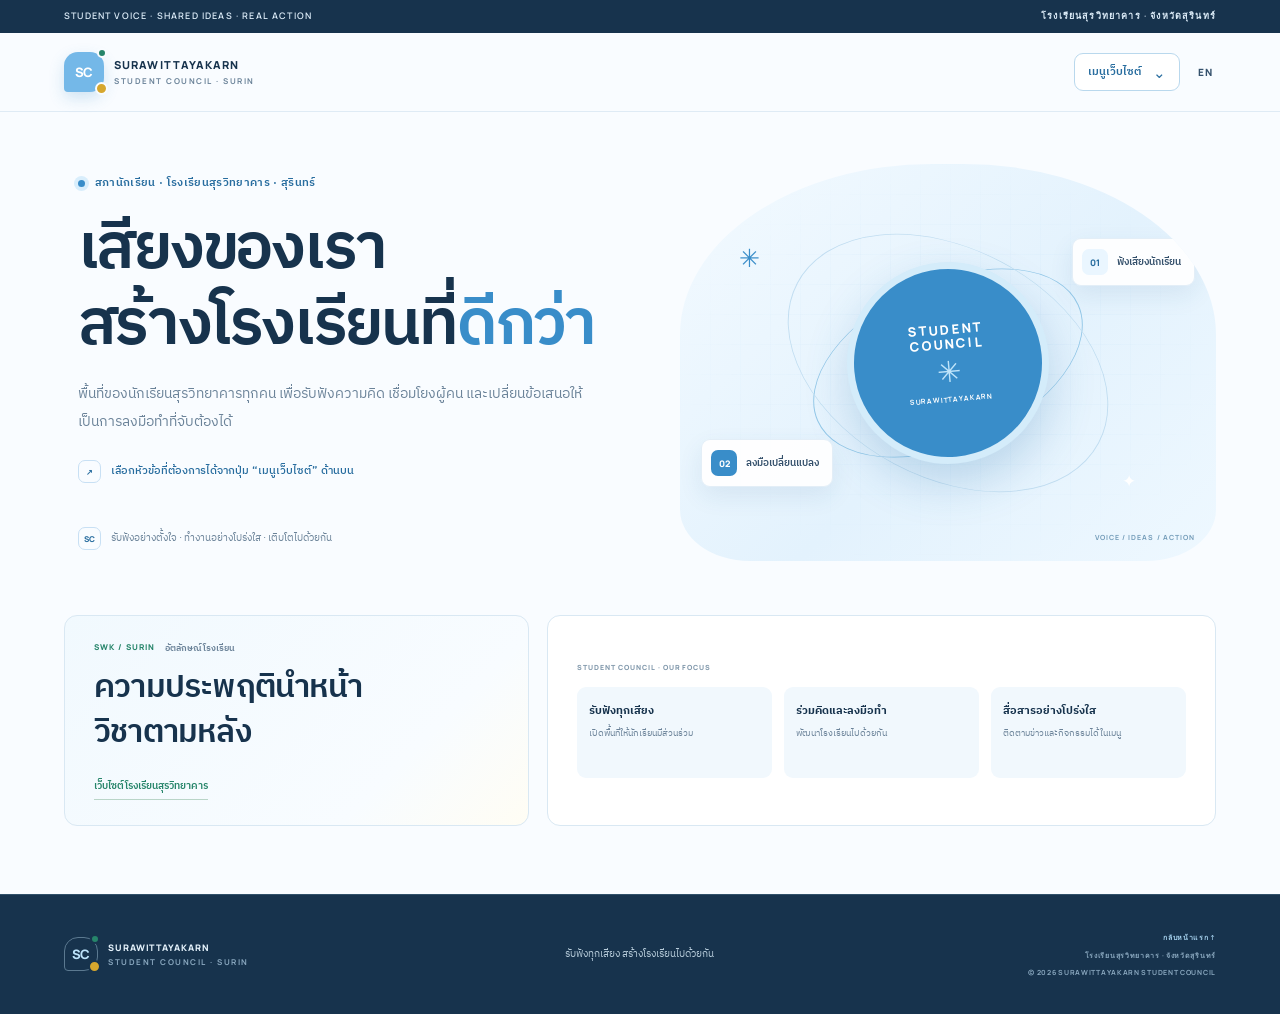
<file: index.html>
<!doctype html>
<html lang="th">
<head>
  <meta charset="utf-8"><meta name="viewport" content="width=device-width, initial-scale=1"><meta name="theme-color" content="#eaf6ff">
  <meta name="description" content="หน้าแรกสภานักเรียนโรงเรียนสุรวิทยาคาร จังหวัดสุรินทร์ เลือกดูข้อมูล ทีมงาน กิจกรรม และข่าวสารได้จากเมนูเว็บไซต์">
  <title>สภานักเรียนสุรวิทยาคาร · สุรินทร์</title>
  <link rel="preconnect" href="https://fonts.googleapis.com"><link rel="preconnect" href="https://fonts.gstatic.com" crossorigin>
  <link href="https://fonts.googleapis.com/css2?family=IBM+Plex+Sans+Thai:wght@300;400;500;600;700&family=Manrope:wght@400;500;600;700;800&display=swap" rel="stylesheet">
  <link rel="icon" href="favicon.svg" type="image/svg+xml"><link rel="stylesheet" href="styles.css">
</head>
<body>  <div class="topline"><span>STUDENT VOICE · SHARED IDEAS · REAL ACTION</span><span>โรงเรียนสุรวิทยาคาร · จังหวัดสุรินทร์</span></div>
  <header class="site-header">
    <a class="brand" href="index.html" aria-label="หน้าแรกสภานักเรียนสุรวิทยาคาร"><span class="brand-mark" aria-hidden="true"><span>SC</span><i></i></span><span class="brand-copy"><strong>SURAWITTAYAKARN</strong><small data-i18n="brandSub">STUDENT COUNCIL · SURIN</small></span></a>
    <div class="header-actions">
      <button id="menuToggle" class="menu-toggle" type="button" aria-label="เปิดเมนูเว็บไซต์" aria-expanded="false" aria-controls="siteNav"><span data-i18n="menuLabel">เมนูเว็บไซต์</span><i aria-hidden="true">⌄</i></button>
      <button id="languageToggle" class="language-toggle" type="button" aria-label="Switch language">EN</button>
    </div>
    <nav id="siteNav" class="site-nav" aria-label="เมนูเว็บไซต์" hidden>
      <a href="about.html"><span class="nav-number">01</span><span class="nav-copy"><strong data-i18n="menuAbout">รู้จักสภานักเรียน</strong><small>ABOUT THE COUNCIL</small></span><span class="nav-arrow">↗</span></a>
      <a href="team.html"><span class="nav-number">02</span><span class="nav-copy"><strong data-i18n="menuTeam">ทีมสภานักเรียน</strong><small>STUDENT COUNCIL TEAM</small></span><span class="nav-arrow">↗</span></a>
      <a href="activities.html"><span class="nav-number">03</span><span class="nav-copy"><strong data-i18n="menuActivities">กิจกรรมและโครงการ</strong><small>ACTIVITIES & PROJECTS</small></span><span class="nav-arrow">↗</span></a>
      <a href="news.html"><span class="nav-number">04</span><span class="nav-copy"><strong data-i18n="menuNews">ข่าวสาร</strong><small>NEWS & UPDATES</small></span><span class="nav-arrow">↗</span></a>
      <a href="gallery.html"><span class="nav-number">05</span><span class="nav-copy"><strong data-i18n="menuGallery">ภาพกิจกรรม</strong><small>PHOTO GALLERY</small></span><span class="nav-arrow">↗</span></a>
      <a href="contact.html"><span class="nav-number">06</span><span class="nav-copy"><strong data-i18n="menuContact">ติดต่อและส่งความคิดเห็น</strong><small>CONTACT & FEEDBACK</small></span><span class="nav-arrow">↗</span></a>
    </nav>
  </header>
  <main>
<section id="home" class="hero section-wrap home-hero">
      <div class="hero-copy">
        <p class="eyebrow"><span class="eyebrow-dot"></span><span data-i18n="heroEyebrow">สภานักเรียน · โรงเรียนสุรวิทยาคาร · สุรินทร์</span></p>
        <h1 data-i18n="heroTitle">เสียงของเรา<br>สร้างโรงเรียนที่<span class="blue-text">ดีกว่า</span></h1>
        <p class="hero-lede" data-i18n="heroLead">พื้นที่ของนักเรียนทุกคน เพื่อรับฟังความคิด เชื่อมโยงผู้คน และเปลี่ยนข้อเสนอให้เป็นการลงมือทำที่จับต้องได้</p>
        <div class="hero-menu-hint"><span class="mini-mark">↗</span><span data-i18n="homeMenuHint">เลือกหัวข้อที่ต้องการได้จากปุ่ม “เมนูเว็บไซต์” ด้านบน</span></div>
        <div class="hero-footnote"><span class="mini-mark">SC</span><span data-i18n="heroFootnote">รับฟังอย่างตั้งใจ · ทำงานอย่างโปร่งใส · เติบโตไปด้วยกัน</span></div>
      </div>
      <div class="hero-visual" aria-label="Student council illustration">
        <div class="visual-grid"></div><div class="visual-orbit orbit-one"></div><div class="visual-orbit orbit-two"></div>
        <div class="visual-core"><span class="core-label">STUDENT<br>COUNCIL</span><span class="core-symbol">✳</span><span class="core-year">SURAWITTAYAKARN</span></div>
        <div class="visual-note note-one"><span class="note-icon">01</span><span data-i18n="visualNoteOne">ฟังเสียงนักเรียน</span></div>
        <div class="visual-note note-two"><span class="note-icon note-icon-blue">02</span><span data-i18n="visualNoteTwo">ลงมือเปลี่ยนแปลง</span></div>
        <span class="visual-spark spark-one" aria-hidden="true">✳</span><span class="visual-spark spark-two" aria-hidden="true">✦</span>
        <span class="visual-caption">VOICE / IDEAS / ACTION</span>
      </div>
    </section>
    <section class="home-highlights section-wrap" aria-label="ข้อมูลสำคัญ">
      <div class="home-motto"><span class="identity-kicker"><span>SWK / SURIN</span><span data-i18n="schoolIdentityKicker">อัตลักษณ์โรงเรียน</span></span><h2 data-i18n="schoolIdentityTitle">ความประพฤตินำหน้า<br><span class="blue-text">วิชาตามหลัง</span></h2><a class="identity-school-link" data-i18n="schoolWebsite" href="https://sura.ac.th/" target="_blank" rel="noopener noreferrer">เว็บไซต์โรงเรียนสุรวิทยาคาร</a></div>
      <div class="home-priorities"><span class="home-priority-label" data-i18n="homeFocus">STUDENT COUNCIL · OUR FOCUS</span><div><strong data-i18n="homeListen">รับฟังทุกเสียง</strong><small data-i18n="homeListenText">เปิดพื้นที่ให้นักเรียนมีส่วนร่วม</small></div><div><strong data-i18n="homeAct">ร่วมคิดและลงมือทำ</strong><small data-i18n="homeActText">พัฒนาโรงเรียนไปด้วยกัน</small></div><div><strong data-i18n="homeUpdates">สื่อสารอย่างโปร่งใส</strong><small data-i18n="homeUpdatesText">ติดตามข่าวและกิจกรรมได้ในเมนู</small></div></div>
    </section>  </main>
  <footer class="site-footer"><a class="brand footer-brand" href="index.html"><span class="brand-mark"><span>SC</span><i></i></span><span class="brand-copy"><strong>SURAWITTAYAKARN</strong><small data-i18n="brandSub">STUDENT COUNCIL · SURIN</small></span></a><p data-i18n="footerLine">รับฟังทุกเสียง สร้างโรงเรียนไปด้วยกัน</p><div class="footer-meta"><a href="index.html">กลับหน้าแรก ↑</a><span data-i18n="footerSchool">โรงเรียนสุรวิทยาคาร · จังหวัดสุรินทร์</span><span>© <span id="year"></span> SURAWITTAYAKARN STUDENT COUNCIL</span></div></footer>
  <script src="app.js"></script></body>
</html>
</file>
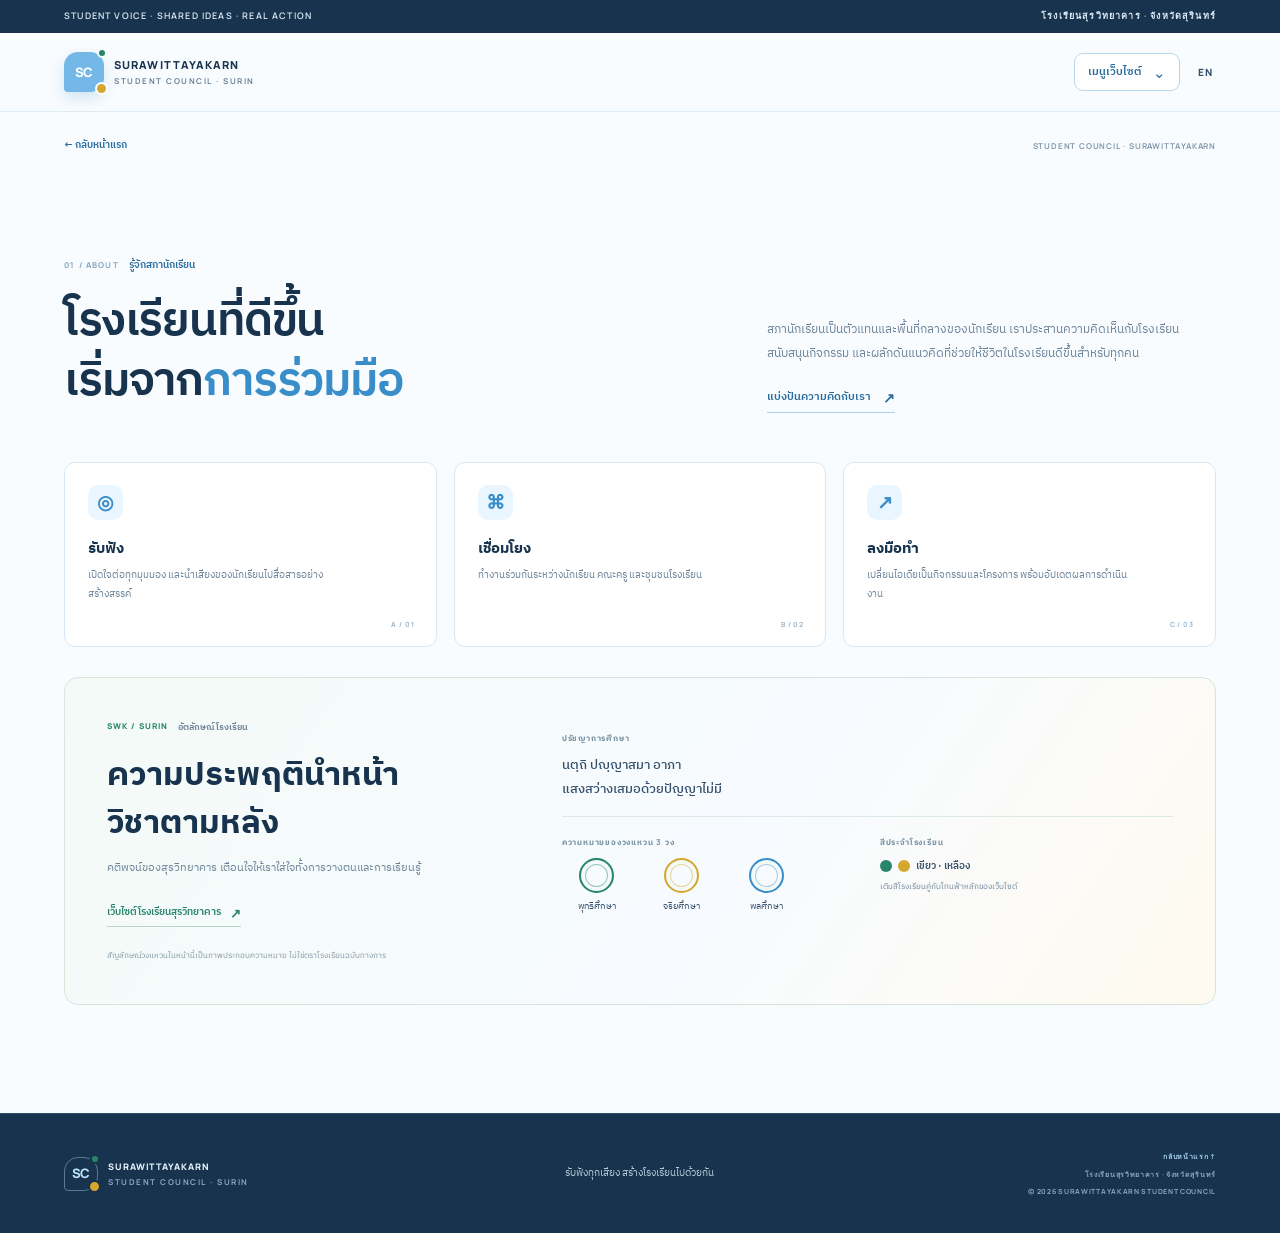
<file: about.html>
<!doctype html>
<html lang="th">
<head>
  <meta charset="utf-8"><meta name="viewport" content="width=device-width, initial-scale=1"><meta name="theme-color" content="#eaf6ff">
  <meta name="description" content="รู้จักสภานักเรียน · สภานักเรียนโรงเรียนสุรวิทยาคาร จังหวัดสุรินทร์">
  <title>รู้จักสภานักเรียน · สภานักเรียนสุรวิทยาคาร</title>
  <link rel="preconnect" href="https://fonts.googleapis.com"><link rel="preconnect" href="https://fonts.gstatic.com" crossorigin>
  <link href="https://fonts.googleapis.com/css2?family=IBM+Plex+Sans+Thai:wght@300;400;500;600;700&family=Manrope:wght@400;500;600;700;800&display=swap" rel="stylesheet">
  <link rel="icon" href="favicon.svg" type="image/svg+xml"><link rel="stylesheet" href="styles.css">
</head>
<body>
  <div class="topline"><span>STUDENT VOICE · SHARED IDEAS · REAL ACTION</span><span>โรงเรียนสุรวิทยาคาร · จังหวัดสุรินทร์</span></div>
  <header class="site-header">
    <a class="brand" href="index.html" aria-label="หน้าแรกสภานักเรียนสุรวิทยาคาร"><span class="brand-mark" aria-hidden="true"><span>SC</span><i></i></span><span class="brand-copy"><strong>SURAWITTAYAKARN</strong><small data-i18n="brandSub">STUDENT COUNCIL · SURIN</small></span></a>
    <div class="header-actions">
      <button id="menuToggle" class="menu-toggle" type="button" aria-label="เปิดเมนูเว็บไซต์" aria-expanded="false" aria-controls="siteNav"><span data-i18n="menuLabel">เมนูเว็บไซต์</span><i aria-hidden="true">⌄</i></button>
      <button id="languageToggle" class="language-toggle" type="button" aria-label="Switch language">EN</button>
    </div>
    <nav id="siteNav" class="site-nav" aria-label="เมนูเว็บไซต์" hidden>
      <a href="about.html"><span class="nav-number">01</span><span class="nav-copy"><strong data-i18n="menuAbout">รู้จักสภานักเรียน</strong><small>ABOUT THE COUNCIL</small></span><span class="nav-arrow">↗</span></a>
      <a href="team.html"><span class="nav-number">02</span><span class="nav-copy"><strong data-i18n="menuTeam">ทีมสภานักเรียน</strong><small>STUDENT COUNCIL TEAM</small></span><span class="nav-arrow">↗</span></a>
      <a href="activities.html"><span class="nav-number">03</span><span class="nav-copy"><strong data-i18n="menuActivities">กิจกรรมและโครงการ</strong><small>ACTIVITIES & PROJECTS</small></span><span class="nav-arrow">↗</span></a>
      <a href="news.html"><span class="nav-number">04</span><span class="nav-copy"><strong data-i18n="menuNews">ข่าวสาร</strong><small>NEWS & UPDATES</small></span><span class="nav-arrow">↗</span></a>
      <a href="gallery.html"><span class="nav-number">05</span><span class="nav-copy"><strong data-i18n="menuGallery">ภาพกิจกรรม</strong><small>PHOTO GALLERY</small></span><span class="nav-arrow">↗</span></a>
      <a href="contact.html"><span class="nav-number">06</span><span class="nav-copy"><strong data-i18n="menuContact">ติดต่อและส่งความคิดเห็น</strong><small>CONTACT & FEEDBACK</small></span><span class="nav-arrow">↗</span></a>
    </nav>
  </header>
  <main>
    <div class="page-back section-wrap"><a href="index.html">← กลับหน้าแรก</a><span>STUDENT COUNCIL · SURAWITTAYAKARN</span></div>
    <section id="about" class="about-section section-wrap">
      <div class="section-kicker"><span>01 / ABOUT</span><span data-i18n="aboutKicker">รู้จักสภานักเรียน</span></div>
      <div class="about-layout">
        <div><h2 data-i18n="aboutTitle">โรงเรียนที่ดีขึ้น<br>เริ่มจาก<span class="blue-text">การร่วมมือ</span></h2></div>
        <div class="about-copy"><p data-i18n="aboutText">สภานักเรียนเป็นตัวแทนและพื้นที่กลางของนักเรียน เราประสานความคิดเห็นกับโรงเรียน สนับสนุนกิจกรรม และผลักดันแนวคิดที่ช่วยให้ชีวิตในโรงเรียนดีขึ้นสำหรับทุกคน</p><a class="underlined-link" href="contact.html"><span data-i18n="shareIdea">แบ่งปันความคิดกับเรา</span><span aria-hidden="true">↗</span></a></div>
      </div>
      <div class="value-grid">
        <article class="value-card"><span class="value-icon">◎</span><h3 data-i18n="valueListen">รับฟัง</h3><p data-i18n="valueListenText">เปิดใจต่อทุกมุมมอง และนำเสียงของนักเรียนไปสื่อสารอย่างสร้างสรรค์</p><span class="value-number">A / 01</span></article>
        <article class="value-card"><span class="value-icon">⌘</span><h3 data-i18n="valueConnect">เชื่อมโยง</h3><p data-i18n="valueConnectText">ทำงานร่วมกันระหว่างนักเรียน คณะครู และชุมชนโรงเรียน</p><span class="value-number">B / 02</span></article>
        <article class="value-card"><span class="value-icon">↗</span><h3 data-i18n="valueAct">ลงมือทำ</h3><p data-i18n="valueActText">เปลี่ยนไอเดียเป็นกิจกรรมและโครงการ พร้อมอัปเดตผลการดำเนินงาน</p><span class="value-number">C / 03</span></article>
      </div>
      <aside class="school-identity" aria-label="อัตลักษณ์โรงเรียนสุรวิทยาคาร">
        <div class="identity-heading">
          <div class="identity-kicker"><span>SWK / SURIN</span><span data-i18n="schoolIdentityKicker">อัตลักษณ์โรงเรียน</span></div>
          <h3 data-i18n="schoolIdentityTitle">ความประพฤตินำหน้า<br>วิชาตามหลัง</h3>
          <p data-i18n="schoolIdentityText">คติพจน์ของโรงเรียนที่ชวนให้เติบโตทั้งความประพฤติและการเรียนรู้</p>
          <a class="identity-school-link" href="https://sura.ac.th/" target="_blank" rel="noopener noreferrer"><span data-i18n="schoolWebsite">เว็บไซต์โรงเรียนสุรวิทยาคาร</span><span aria-hidden="true">↗</span></a>
        </div>
        <div class="identity-details">
          <div class="identity-philosophy"><span class="identity-label" data-i18n="schoolPhilosophyLabel">ปรัชญาการศึกษา</span><p data-i18n="schoolPhilosophy">นตฺถิ ปญฺญาสมา อาภา<br>แสงสว่างเสมอด้วยปัญญาไม่มี</p></div>
          <div class="identity-rings" aria-label="ความหมายของวงแหวนโรงเรียนสามวง">
            <span class="identity-label" data-i18n="ringLabel">ความหมายของวงแหวน 3 วง</span>
            <div class="ring-list">
              <div class="ring-item ring-academic"><i aria-hidden="true"></i><span data-i18n="ringAcademic">พุทธิศึกษา</span></div>
              <div class="ring-item ring-ethics"><i aria-hidden="true"></i><span data-i18n="ringEthics">จริยศึกษา</span></div>
              <div class="ring-item ring-physical"><i aria-hidden="true"></i><span data-i18n="ringPhysical">พลศึกษา</span></div>
            </div>
          </div>
          <div class="identity-colors"><span class="identity-label" data-i18n="schoolColorsLabel">สีประจำโรงเรียน</span><div class="color-pair"><i aria-hidden="true"></i><i aria-hidden="true"></i><span data-i18n="schoolColorsText">เขียว · เหลือง</span></div><small data-i18n="schoolColorsNote">เติมสีโรงเรียนคู่กับโทนฟ้าหลักของเว็บไซต์</small></div>
        </div>
        <p class="identity-note" data-i18n="identityNote">สัญลักษณ์วงแหวนในหน้านี้เป็นภาพประกอบความหมาย ไม่ใช่ตราโรงเรียนฉบับทางการ</p>
      </aside>
    </section>
  </main>
  <footer class="site-footer"><a class="brand footer-brand" href="index.html"><span class="brand-mark"><span>SC</span><i></i></span><span class="brand-copy"><strong>SURAWITTAYAKARN</strong><small data-i18n="brandSub">STUDENT COUNCIL · SURIN</small></span></a><p data-i18n="footerLine">รับฟังทุกเสียง สร้างโรงเรียนไปด้วยกัน</p><div class="footer-meta"><a href="index.html">กลับหน้าแรก ↑</a><span data-i18n="footerSchool">โรงเรียนสุรวิทยาคาร · จังหวัดสุรินทร์</span><span>© <span id="year"></span> SURAWITTAYAKARN STUDENT COUNCIL</span></div></footer>
  <script src="app.js"></script>
  
</body>
</html>
</file>
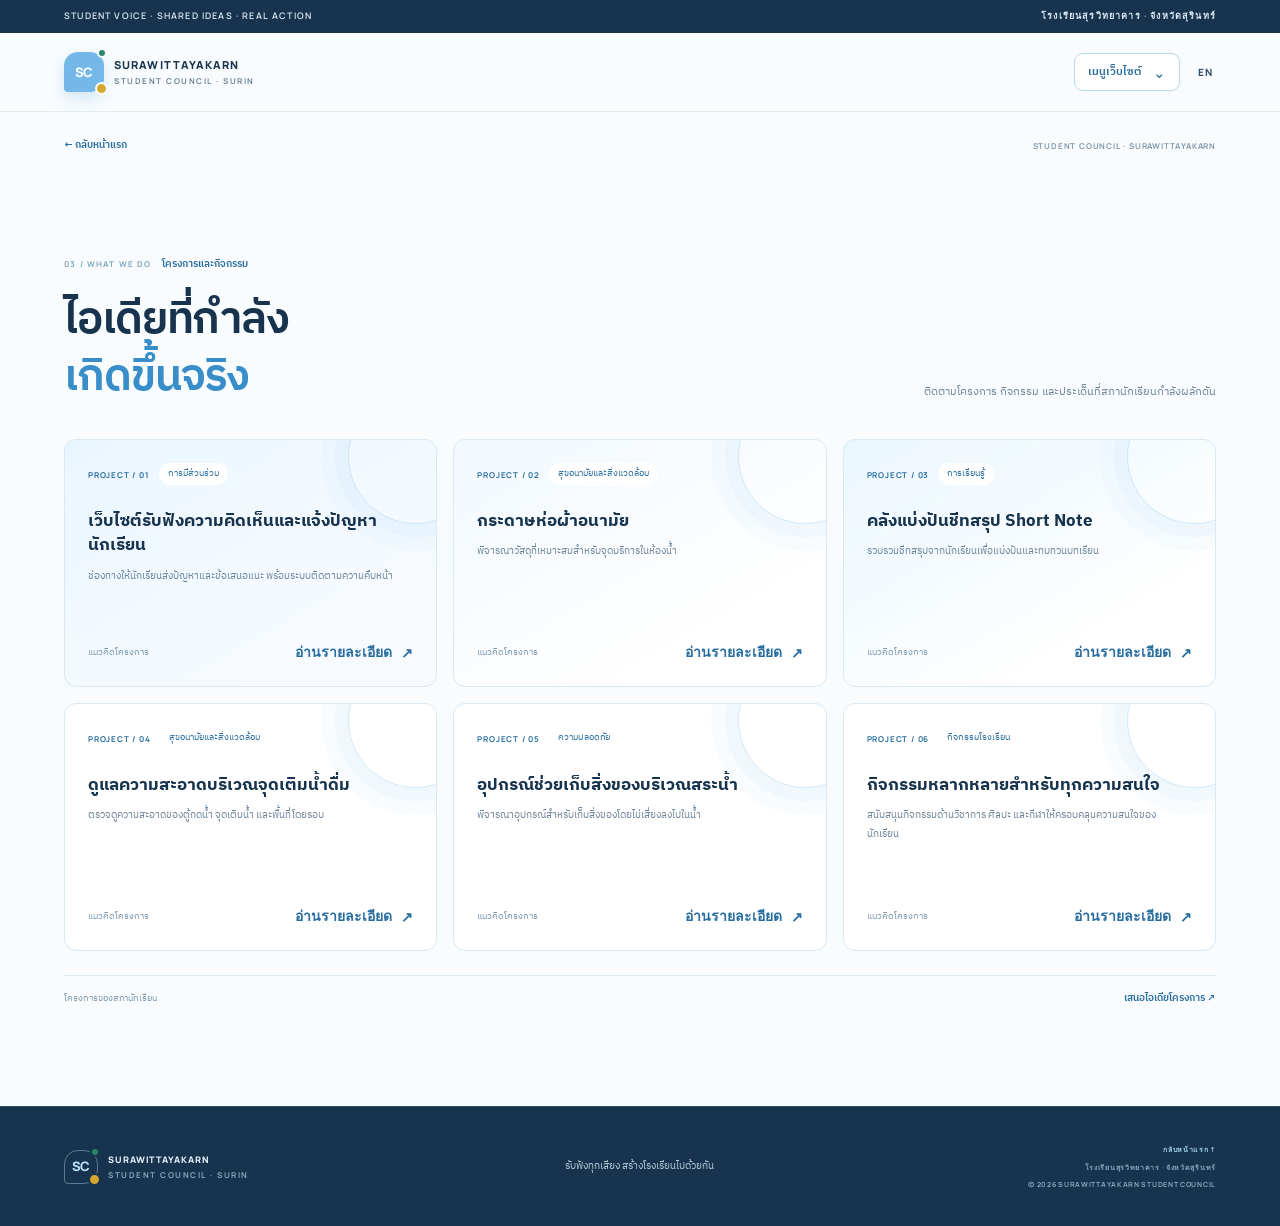
<file: activities.html>
<!doctype html>
<html lang="th">
<head>
  <meta charset="utf-8"><meta name="viewport" content="width=device-width, initial-scale=1"><meta name="theme-color" content="#eaf6ff">
  <meta name="description" content="กิจกรรมและโครงการ · สภานักเรียนโรงเรียนสุรวิทยาคาร จังหวัดสุรินทร์">
  <title>กิจกรรมและโครงการ · สภานักเรียนสุรวิทยาคาร</title>
  <link rel="preconnect" href="https://fonts.googleapis.com"><link rel="preconnect" href="https://fonts.gstatic.com" crossorigin>
  <link href="https://fonts.googleapis.com/css2?family=IBM+Plex+Sans+Thai:wght@300;400;500;600;700&family=Manrope:wght@400;500;600;700;800&display=swap" rel="stylesheet">
  <link rel="icon" href="favicon.svg" type="image/svg+xml"><link rel="stylesheet" href="styles.css">
</head>
<body>
  <div class="topline"><span>STUDENT VOICE · SHARED IDEAS · REAL ACTION</span><span>โรงเรียนสุรวิทยาคาร · จังหวัดสุรินทร์</span></div>
  <header class="site-header">
    <a class="brand" href="index.html" aria-label="หน้าแรกสภานักเรียนสุรวิทยาคาร"><span class="brand-mark" aria-hidden="true"><span>SC</span><i></i></span><span class="brand-copy"><strong>SURAWITTAYAKARN</strong><small data-i18n="brandSub">STUDENT COUNCIL · SURIN</small></span></a>
    <div class="header-actions">
      <button id="menuToggle" class="menu-toggle" type="button" aria-label="เปิดเมนูเว็บไซต์" aria-expanded="false" aria-controls="siteNav"><span data-i18n="menuLabel">เมนูเว็บไซต์</span><i aria-hidden="true">⌄</i></button>
      <button id="languageToggle" class="language-toggle" type="button" aria-label="Switch language">EN</button>
    </div>
    <nav id="siteNav" class="site-nav" aria-label="เมนูเว็บไซต์" hidden>
      <a href="about.html"><span class="nav-number">01</span><span class="nav-copy"><strong data-i18n="menuAbout">รู้จักสภานักเรียน</strong><small>ABOUT THE COUNCIL</small></span><span class="nav-arrow">↗</span></a>
      <a href="team.html"><span class="nav-number">02</span><span class="nav-copy"><strong data-i18n="menuTeam">ทีมสภานักเรียน</strong><small>STUDENT COUNCIL TEAM</small></span><span class="nav-arrow">↗</span></a>
      <a href="activities.html"><span class="nav-number">03</span><span class="nav-copy"><strong data-i18n="menuActivities">กิจกรรมและโครงการ</strong><small>ACTIVITIES & PROJECTS</small></span><span class="nav-arrow">↗</span></a>
      <a href="news.html"><span class="nav-number">04</span><span class="nav-copy"><strong data-i18n="menuNews">ข่าวสาร</strong><small>NEWS & UPDATES</small></span><span class="nav-arrow">↗</span></a>
      <a href="gallery.html"><span class="nav-number">05</span><span class="nav-copy"><strong data-i18n="menuGallery">ภาพกิจกรรม</strong><small>PHOTO GALLERY</small></span><span class="nav-arrow">↗</span></a>
      <a href="contact.html"><span class="nav-number">06</span><span class="nav-copy"><strong data-i18n="menuContact">ติดต่อและส่งความคิดเห็น</strong><small>CONTACT & FEEDBACK</small></span><span class="nav-arrow">↗</span></a>
    </nav>
  </header>
  <main>
    <div class="page-back section-wrap"><a href="index.html">← กลับหน้าแรก</a><span>STUDENT COUNCIL · SURAWITTAYAKARN</span></div>
    <section id="work" class="work-section section-wrap">
      <div class="section-heading"><div><div class="section-kicker"><span>03 / WHAT WE DO</span><span data-i18n="workKicker">โครงการและกิจกรรม</span></div><h2 data-i18n="workTitle">ไอเดียที่กำลัง<br><span class="blue-text">เกิดขึ้นจริง</span></h2></div><p data-i18n="workIntro">ติดตามโครงการ กิจกรรม และประเด็นที่สภานักเรียนกำลังผลักดัน</p></div>
      <div id="projectGrid" class="project-grid"></div>
      <div class="section-tail"><span data-i18n="workTail">โครงการของสภานักเรียน</span><a href="contact.html" data-i18n="suggestProject">เสนอไอเดียโครงการ ↗</a></div>
    </section>
  </main>
  <footer class="site-footer"><a class="brand footer-brand" href="index.html"><span class="brand-mark"><span>SC</span><i></i></span><span class="brand-copy"><strong>SURAWITTAYAKARN</strong><small data-i18n="brandSub">STUDENT COUNCIL · SURIN</small></span></a><p data-i18n="footerLine">รับฟังทุกเสียง สร้างโรงเรียนไปด้วยกัน</p><div class="footer-meta"><a href="index.html">กลับหน้าแรก ↑</a><span data-i18n="footerSchool">โรงเรียนสุรวิทยาคาร · จังหวัดสุรินทร์</span><span>© <span id="year"></span> SURAWITTAYAKARN STUDENT COUNCIL</span></div></footer>
  <script src="app.js"></script>
  <dialog id="projectDialog" class="content-dialog" aria-labelledby="projectDialogTitle"><form method="dialog" class="content-dialog-close"><button aria-label="ปิด">×</button></form><div id="projectDetail" class="content-dialog-body"></div></dialog>
</body>
</html>
</file>
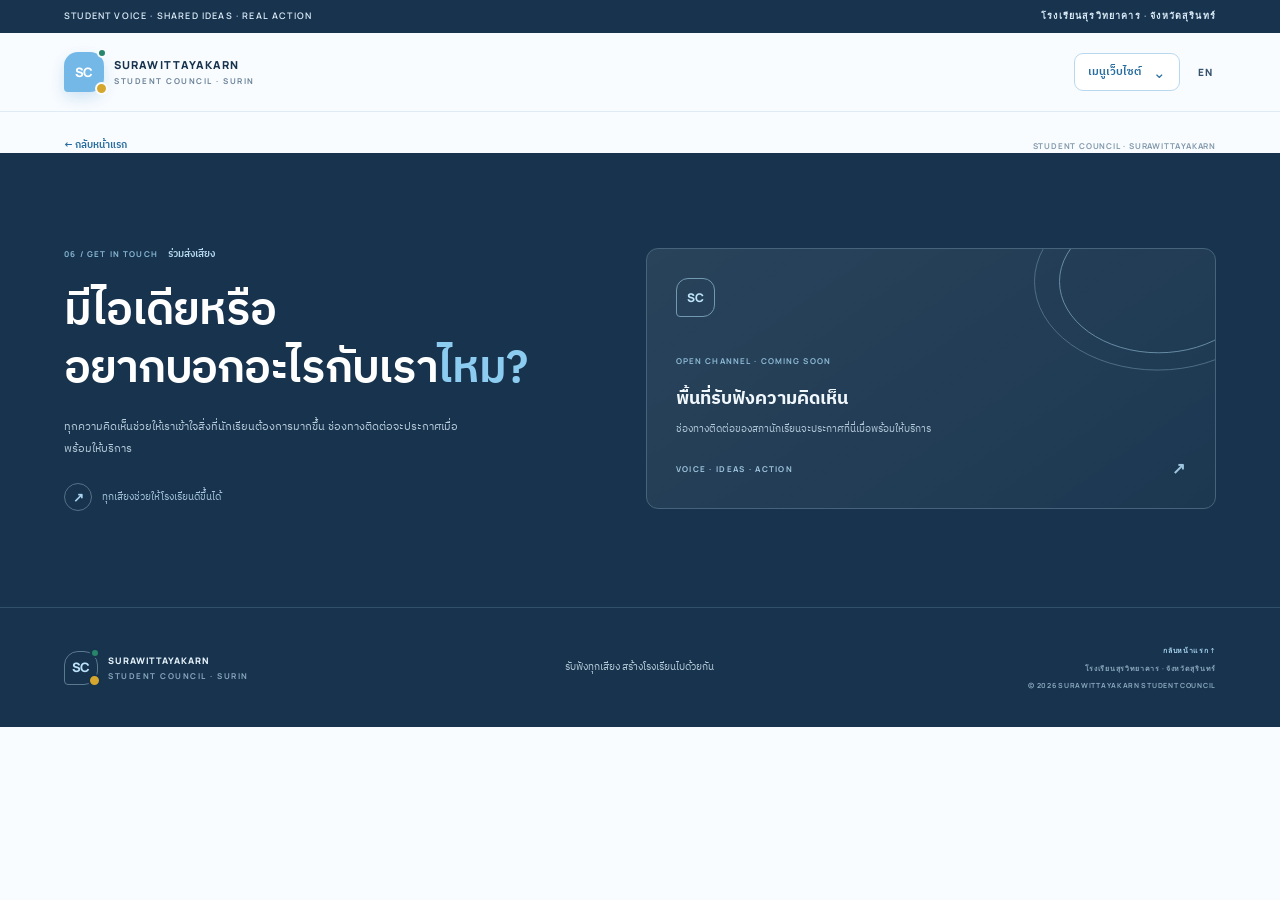
<file: contact.html>
<!doctype html>
<html lang="th">
<head>
  <meta charset="utf-8"><meta name="viewport" content="width=device-width, initial-scale=1"><meta name="theme-color" content="#eaf6ff">
  <meta name="description" content="ติดต่อและส่งความคิดเห็น · สภานักเรียนโรงเรียนสุรวิทยาคาร จังหวัดสุรินทร์">
  <title>ติดต่อและส่งความคิดเห็น · สภานักเรียนสุรวิทยาคาร</title>
  <link rel="preconnect" href="https://fonts.googleapis.com"><link rel="preconnect" href="https://fonts.gstatic.com" crossorigin>
  <link href="https://fonts.googleapis.com/css2?family=IBM+Plex+Sans+Thai:wght@300;400;500;600;700&family=Manrope:wght@400;500;600;700;800&display=swap" rel="stylesheet">
  <link rel="icon" href="favicon.svg" type="image/svg+xml"><link rel="stylesheet" href="styles.css">
</head>
<body>
  <div class="topline"><span>STUDENT VOICE · SHARED IDEAS · REAL ACTION</span><span>โรงเรียนสุรวิทยาคาร · จังหวัดสุรินทร์</span></div>
  <header class="site-header">
    <a class="brand" href="index.html" aria-label="หน้าแรกสภานักเรียนสุรวิทยาคาร"><span class="brand-mark" aria-hidden="true"><span>SC</span><i></i></span><span class="brand-copy"><strong>SURAWITTAYAKARN</strong><small data-i18n="brandSub">STUDENT COUNCIL · SURIN</small></span></a>
    <div class="header-actions">
      <button id="menuToggle" class="menu-toggle" type="button" aria-label="เปิดเมนูเว็บไซต์" aria-expanded="false" aria-controls="siteNav"><span data-i18n="menuLabel">เมนูเว็บไซต์</span><i aria-hidden="true">⌄</i></button>
      <button id="languageToggle" class="language-toggle" type="button" aria-label="Switch language">EN</button>
    </div>
    <nav id="siteNav" class="site-nav" aria-label="เมนูเว็บไซต์" hidden>
      <a href="about.html"><span class="nav-number">01</span><span class="nav-copy"><strong data-i18n="menuAbout">รู้จักสภานักเรียน</strong><small>ABOUT THE COUNCIL</small></span><span class="nav-arrow">↗</span></a>
      <a href="team.html"><span class="nav-number">02</span><span class="nav-copy"><strong data-i18n="menuTeam">ทีมสภานักเรียน</strong><small>STUDENT COUNCIL TEAM</small></span><span class="nav-arrow">↗</span></a>
      <a href="activities.html"><span class="nav-number">03</span><span class="nav-copy"><strong data-i18n="menuActivities">กิจกรรมและโครงการ</strong><small>ACTIVITIES & PROJECTS</small></span><span class="nav-arrow">↗</span></a>
      <a href="news.html"><span class="nav-number">04</span><span class="nav-copy"><strong data-i18n="menuNews">ข่าวสาร</strong><small>NEWS & UPDATES</small></span><span class="nav-arrow">↗</span></a>
      <a href="gallery.html"><span class="nav-number">05</span><span class="nav-copy"><strong data-i18n="menuGallery">ภาพกิจกรรม</strong><small>PHOTO GALLERY</small></span><span class="nav-arrow">↗</span></a>
      <a href="contact.html"><span class="nav-number">06</span><span class="nav-copy"><strong data-i18n="menuContact">ติดต่อและส่งความคิดเห็น</strong><small>CONTACT & FEEDBACK</small></span><span class="nav-arrow">↗</span></a>
    </nav>
  </header>
  <main>
    <div class="page-back section-wrap"><a href="index.html">← กลับหน้าแรก</a><span>STUDENT COUNCIL · SURAWITTAYAKARN</span></div>
    <section id="contact" class="contact-section">
      <div class="section-wrap contact-layout">
        <div class="contact-copy"><div class="section-kicker"><span>06 / GET IN TOUCH</span><span data-i18n="contactKicker">ร่วมส่งเสียง</span></div><h2 data-i18n="contactTitle">มีไอเดียหรือ<br>อยากบอกอะไรกับเรา<span class="blue-text">ไหม?</span></h2><p data-i18n="contactText">ทุกความคิดเห็นช่วยให้เราเข้าใจสิ่งที่นักเรียนต้องการมากขึ้น ส่งข้อเสนอแนะหรือคำถามถึงทีมสภานักเรียนได้ที่นี่</p><div class="contact-aside"><span class="contact-aside-icon">↗</span><span data-i18n="contactAside">ข้อความของคุณจะถูกส่งถึงทีมสภานักเรียน</span></div></div>
        <div class="contact-card"><span class="contact-card-mark">SC</span><div class="contact-card-copy"><span class="contact-card-label" data-i18n="contactCardLabel">OPEN CHANNEL · COMING SOON</span><h3 data-i18n="contactCardTitle">พื้นที่รับฟังความคิดเห็น</h3><p data-i18n="contactCardText">ช่องทางติดต่อของสภานักเรียนจะประกาศที่นี่เมื่อพร้อมให้บริการ</p></div><div class="contact-card-bottom"><span data-i18n="contactCardBottom">VOICE · IDEAS · ACTION</span><span>↗</span></div></div>
      </div>
    </section>
  </main>
  <footer class="site-footer"><a class="brand footer-brand" href="index.html"><span class="brand-mark"><span>SC</span><i></i></span><span class="brand-copy"><strong>SURAWITTAYAKARN</strong><small data-i18n="brandSub">STUDENT COUNCIL · SURIN</small></span></a><p data-i18n="footerLine">รับฟังทุกเสียง สร้างโรงเรียนไปด้วยกัน</p><div class="footer-meta"><a href="index.html">กลับหน้าแรก ↑</a><span data-i18n="footerSchool">โรงเรียนสุรวิทยาคาร · จังหวัดสุรินทร์</span><span>© <span id="year"></span> SURAWITTAYAKARN STUDENT COUNCIL</span></div></footer>
  <script src="app.js"></script>
  
</body>
</html>
</file>
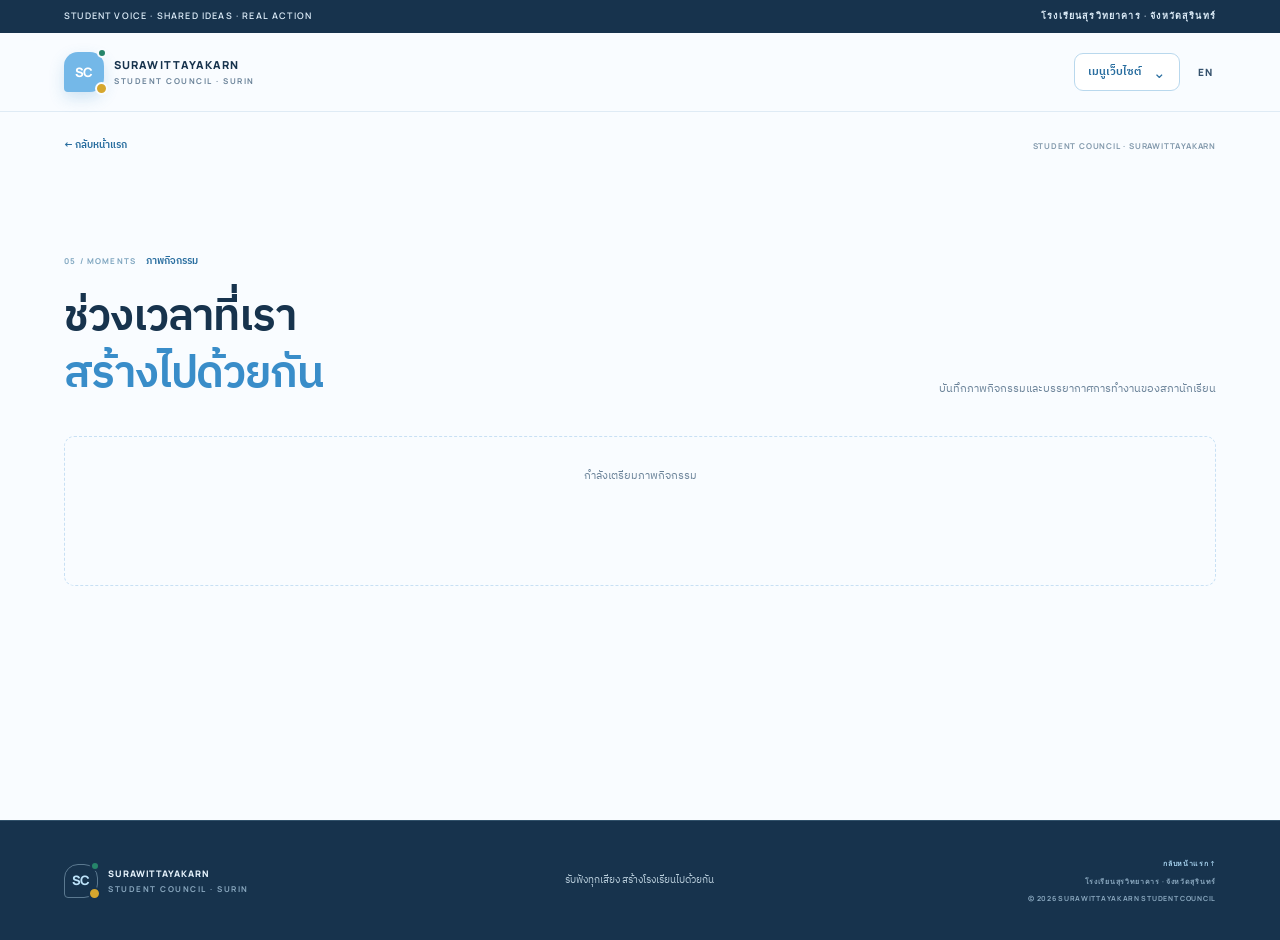
<file: gallery.html>
<!doctype html>
<html lang="th">
<head>
  <meta charset="utf-8"><meta name="viewport" content="width=device-width, initial-scale=1"><meta name="theme-color" content="#eaf6ff">
  <meta name="description" content="ภาพกิจกรรม · สภานักเรียนโรงเรียนสุรวิทยาคาร จังหวัดสุรินทร์">
  <title>ภาพกิจกรรม · สภานักเรียนสุรวิทยาคาร</title>
  <link rel="preconnect" href="https://fonts.googleapis.com"><link rel="preconnect" href="https://fonts.gstatic.com" crossorigin>
  <link href="https://fonts.googleapis.com/css2?family=IBM+Plex+Sans+Thai:wght@300;400;500;600;700&family=Manrope:wght@400;500;600;700;800&display=swap" rel="stylesheet">
  <link rel="icon" href="favicon.svg" type="image/svg+xml"><link rel="stylesheet" href="styles.css">
</head>
<body>
  <div class="topline"><span>STUDENT VOICE · SHARED IDEAS · REAL ACTION</span><span>โรงเรียนสุรวิทยาคาร · จังหวัดสุรินทร์</span></div>
  <header class="site-header">
    <a class="brand" href="index.html" aria-label="หน้าแรกสภานักเรียนสุรวิทยาคาร"><span class="brand-mark" aria-hidden="true"><span>SC</span><i></i></span><span class="brand-copy"><strong>SURAWITTAYAKARN</strong><small data-i18n="brandSub">STUDENT COUNCIL · SURIN</small></span></a>
    <div class="header-actions">
      <button id="menuToggle" class="menu-toggle" type="button" aria-label="เปิดเมนูเว็บไซต์" aria-expanded="false" aria-controls="siteNav"><span data-i18n="menuLabel">เมนูเว็บไซต์</span><i aria-hidden="true">⌄</i></button>
      <button id="languageToggle" class="language-toggle" type="button" aria-label="Switch language">EN</button>
    </div>
    <nav id="siteNav" class="site-nav" aria-label="เมนูเว็บไซต์" hidden>
      <a href="about.html"><span class="nav-number">01</span><span class="nav-copy"><strong data-i18n="menuAbout">รู้จักสภานักเรียน</strong><small>ABOUT THE COUNCIL</small></span><span class="nav-arrow">↗</span></a>
      <a href="team.html"><span class="nav-number">02</span><span class="nav-copy"><strong data-i18n="menuTeam">ทีมสภานักเรียน</strong><small>STUDENT COUNCIL TEAM</small></span><span class="nav-arrow">↗</span></a>
      <a href="activities.html"><span class="nav-number">03</span><span class="nav-copy"><strong data-i18n="menuActivities">กิจกรรมและโครงการ</strong><small>ACTIVITIES & PROJECTS</small></span><span class="nav-arrow">↗</span></a>
      <a href="news.html"><span class="nav-number">04</span><span class="nav-copy"><strong data-i18n="menuNews">ข่าวสาร</strong><small>NEWS & UPDATES</small></span><span class="nav-arrow">↗</span></a>
      <a href="gallery.html"><span class="nav-number">05</span><span class="nav-copy"><strong data-i18n="menuGallery">ภาพกิจกรรม</strong><small>PHOTO GALLERY</small></span><span class="nav-arrow">↗</span></a>
      <a href="contact.html"><span class="nav-number">06</span><span class="nav-copy"><strong data-i18n="menuContact">ติดต่อและส่งความคิดเห็น</strong><small>CONTACT & FEEDBACK</small></span><span class="nav-arrow">↗</span></a>
    </nav>
  </header>
  <main>
    <div class="page-back section-wrap"><a href="index.html">← กลับหน้าแรก</a><span>STUDENT COUNCIL · SURAWITTAYAKARN</span></div>
    <section id="gallery" class="gallery-section section-wrap">
      <div class="section-heading"><div><div class="section-kicker"><span>05 / MOMENTS</span><span data-i18n="galleryKicker">ภาพกิจกรรม</span></div><h2 data-i18n="galleryTitle">ช่วงเวลาที่เรา<br><span class="blue-text">สร้างไปด้วยกัน</span></h2></div><p data-i18n="galleryIntro">บันทึกภาพกิจกรรมและบรรยากาศการทำงานของสภานักเรียน</p></div>
      <div id="galleryGrid" class="gallery-grid"></div>
    </section>
  </main>
  <footer class="site-footer"><a class="brand footer-brand" href="index.html"><span class="brand-mark"><span>SC</span><i></i></span><span class="brand-copy"><strong>SURAWITTAYAKARN</strong><small data-i18n="brandSub">STUDENT COUNCIL · SURIN</small></span></a><p data-i18n="footerLine">รับฟังทุกเสียง สร้างโรงเรียนไปด้วยกัน</p><div class="footer-meta"><a href="index.html">กลับหน้าแรก ↑</a><span data-i18n="footerSchool">โรงเรียนสุรวิทยาคาร · จังหวัดสุรินทร์</span><span>© <span id="year"></span> SURAWITTAYAKARN STUDENT COUNCIL</span></div></footer>
  <script src="app.js"></script>
  
</body>
</html>
</file>
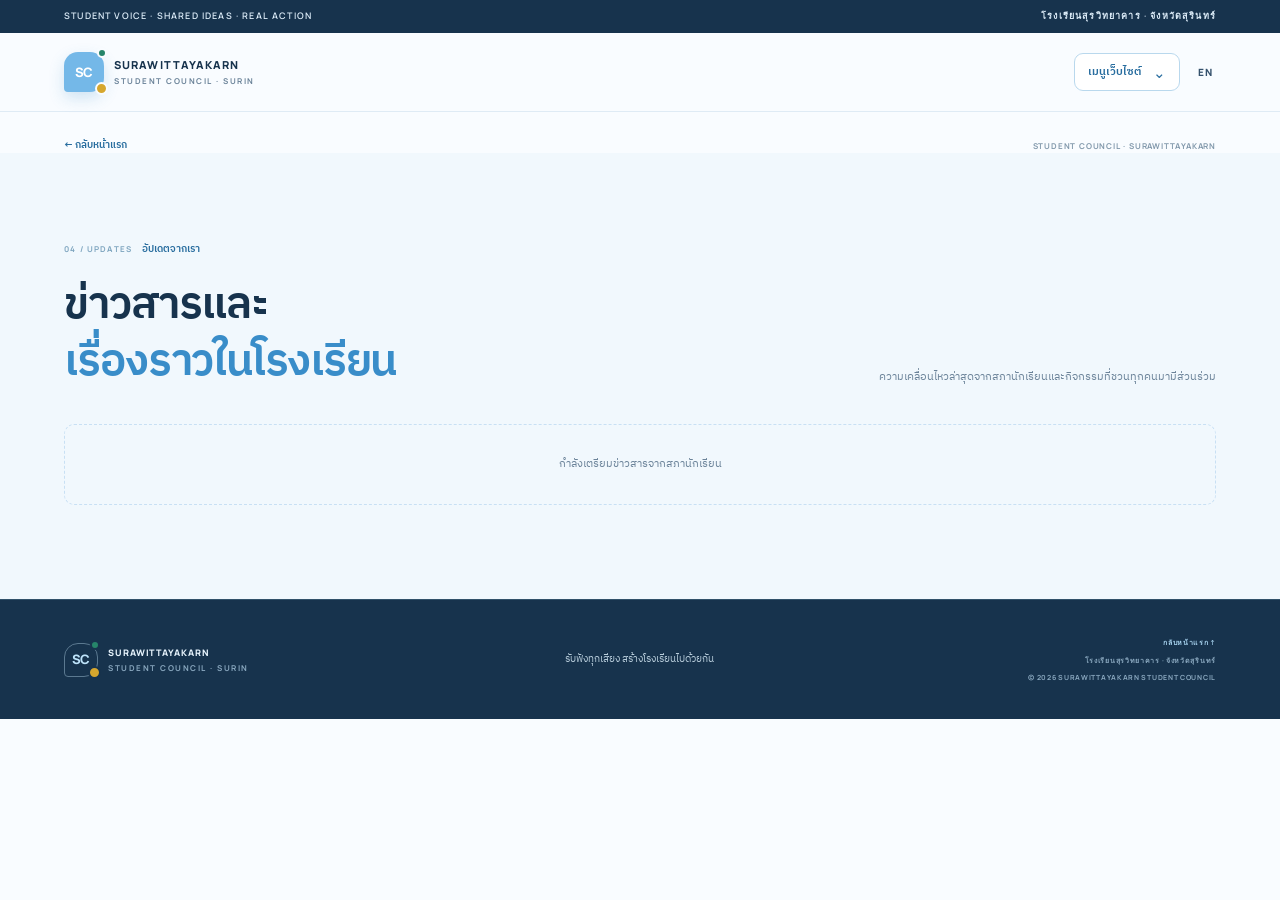
<file: news.html>
<!doctype html>
<html lang="th">
<head>
  <meta charset="utf-8"><meta name="viewport" content="width=device-width, initial-scale=1"><meta name="theme-color" content="#eaf6ff">
  <meta name="description" content="ข่าวสาร · สภานักเรียนโรงเรียนสุรวิทยาคาร จังหวัดสุรินทร์">
  <title>ข่าวสาร · สภานักเรียนสุรวิทยาคาร</title>
  <link rel="preconnect" href="https://fonts.googleapis.com"><link rel="preconnect" href="https://fonts.gstatic.com" crossorigin>
  <link href="https://fonts.googleapis.com/css2?family=IBM+Plex+Sans+Thai:wght@300;400;500;600;700&family=Manrope:wght@400;500;600;700;800&display=swap" rel="stylesheet">
  <link rel="icon" href="favicon.svg" type="image/svg+xml"><link rel="stylesheet" href="styles.css">
</head>
<body>
  <div class="topline"><span>STUDENT VOICE · SHARED IDEAS · REAL ACTION</span><span>โรงเรียนสุรวิทยาคาร · จังหวัดสุรินทร์</span></div>
  <header class="site-header">
    <a class="brand" href="index.html" aria-label="หน้าแรกสภานักเรียนสุรวิทยาคาร"><span class="brand-mark" aria-hidden="true"><span>SC</span><i></i></span><span class="brand-copy"><strong>SURAWITTAYAKARN</strong><small data-i18n="brandSub">STUDENT COUNCIL · SURIN</small></span></a>
    <div class="header-actions">
      <button id="menuToggle" class="menu-toggle" type="button" aria-label="เปิดเมนูเว็บไซต์" aria-expanded="false" aria-controls="siteNav"><span data-i18n="menuLabel">เมนูเว็บไซต์</span><i aria-hidden="true">⌄</i></button>
      <button id="languageToggle" class="language-toggle" type="button" aria-label="Switch language">EN</button>
    </div>
    <nav id="siteNav" class="site-nav" aria-label="เมนูเว็บไซต์" hidden>
      <a href="about.html"><span class="nav-number">01</span><span class="nav-copy"><strong data-i18n="menuAbout">รู้จักสภานักเรียน</strong><small>ABOUT THE COUNCIL</small></span><span class="nav-arrow">↗</span></a>
      <a href="team.html"><span class="nav-number">02</span><span class="nav-copy"><strong data-i18n="menuTeam">ทีมสภานักเรียน</strong><small>STUDENT COUNCIL TEAM</small></span><span class="nav-arrow">↗</span></a>
      <a href="activities.html"><span class="nav-number">03</span><span class="nav-copy"><strong data-i18n="menuActivities">กิจกรรมและโครงการ</strong><small>ACTIVITIES & PROJECTS</small></span><span class="nav-arrow">↗</span></a>
      <a href="news.html"><span class="nav-number">04</span><span class="nav-copy"><strong data-i18n="menuNews">ข่าวสาร</strong><small>NEWS & UPDATES</small></span><span class="nav-arrow">↗</span></a>
      <a href="gallery.html"><span class="nav-number">05</span><span class="nav-copy"><strong data-i18n="menuGallery">ภาพกิจกรรม</strong><small>PHOTO GALLERY</small></span><span class="nav-arrow">↗</span></a>
      <a href="contact.html"><span class="nav-number">06</span><span class="nav-copy"><strong data-i18n="menuContact">ติดต่อและส่งความคิดเห็น</strong><small>CONTACT & FEEDBACK</small></span><span class="nav-arrow">↗</span></a>
    </nav>
  </header>
  <main>
    <div class="page-back section-wrap"><a href="index.html">← กลับหน้าแรก</a><span>STUDENT COUNCIL · SURAWITTAYAKARN</span></div>
    <section id="news" class="news-section">
      <div class="section-wrap">
        <div class="section-heading"><div><div class="section-kicker"><span>04 / UPDATES</span><span data-i18n="newsKicker">อัปเดตจากเรา</span></div><h2 data-i18n="newsTitle">ข่าวสารและ<br><span class="blue-text">เรื่องราวในโรงเรียน</span></h2></div><p data-i18n="newsIntro">ความเคลื่อนไหวล่าสุดจากสภานักเรียนและกิจกรรมที่ชวนทุกคนมามีส่วนร่วม</p></div>
        <div id="newsGrid" class="news-grid"></div>
      </div>
    </section>
  </main>
  <footer class="site-footer"><a class="brand footer-brand" href="index.html"><span class="brand-mark"><span>SC</span><i></i></span><span class="brand-copy"><strong>SURAWITTAYAKARN</strong><small data-i18n="brandSub">STUDENT COUNCIL · SURIN</small></span></a><p data-i18n="footerLine">รับฟังทุกเสียง สร้างโรงเรียนไปด้วยกัน</p><div class="footer-meta"><a href="index.html">กลับหน้าแรก ↑</a><span data-i18n="footerSchool">โรงเรียนสุรวิทยาคาร · จังหวัดสุรินทร์</span><span>© <span id="year"></span> SURAWITTAYAKARN STUDENT COUNCIL</span></div></footer>
  <script src="app.js"></script>
  
</body>
</html>
</file>
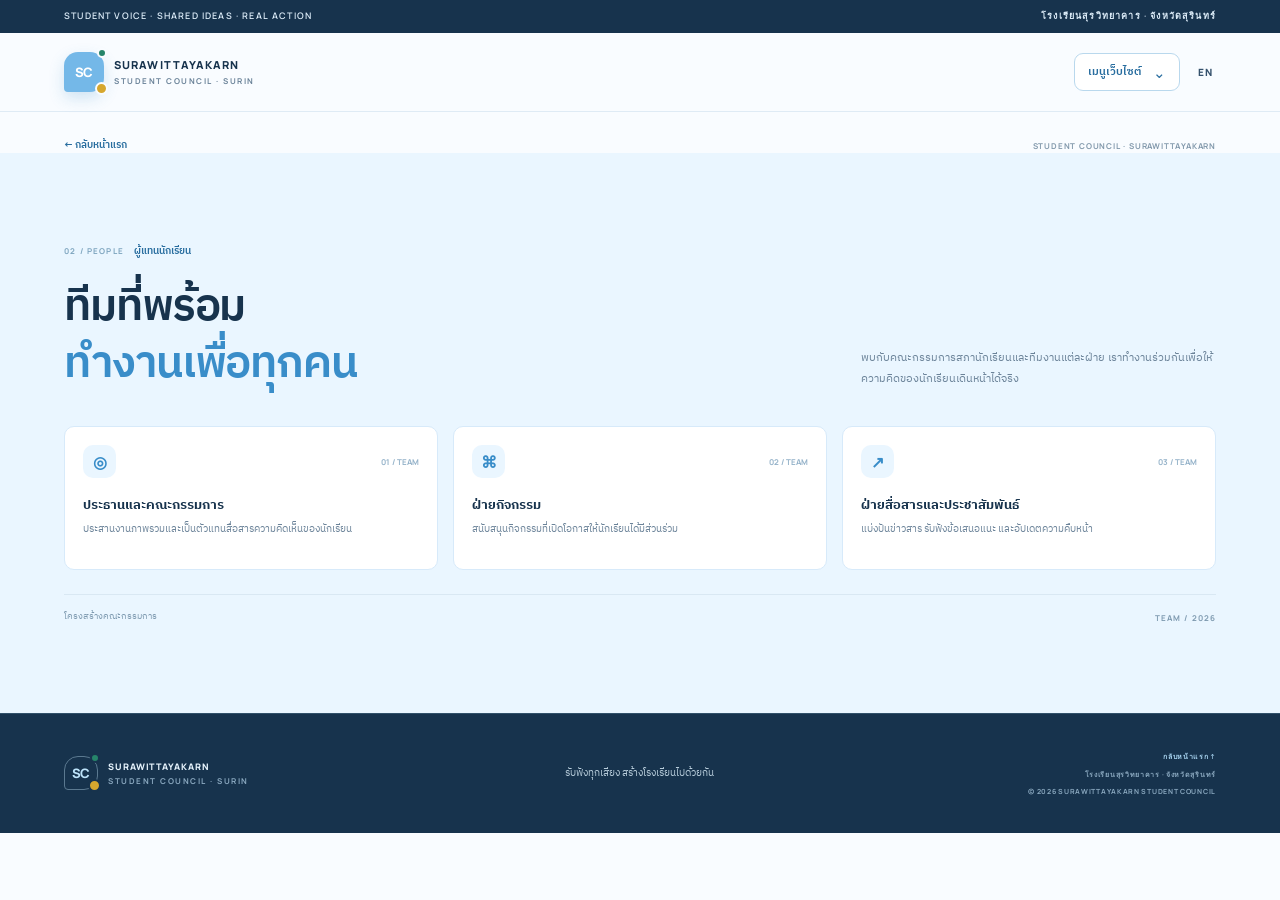
<file: team.html>
<!doctype html>
<html lang="th">
<head>
  <meta charset="utf-8"><meta name="viewport" content="width=device-width, initial-scale=1"><meta name="theme-color" content="#eaf6ff">
  <meta name="description" content="ทีมสภานักเรียน · สภานักเรียนโรงเรียนสุรวิทยาคาร จังหวัดสุรินทร์">
  <title>ทีมสภานักเรียน · สภานักเรียนสุรวิทยาคาร</title>
  <link rel="preconnect" href="https://fonts.googleapis.com"><link rel="preconnect" href="https://fonts.gstatic.com" crossorigin>
  <link href="https://fonts.googleapis.com/css2?family=IBM+Plex+Sans+Thai:wght@300;400;500;600;700&family=Manrope:wght@400;500;600;700;800&display=swap" rel="stylesheet">
  <link rel="icon" href="favicon.svg" type="image/svg+xml"><link rel="stylesheet" href="styles.css">
</head>
<body>
  <div class="topline"><span>STUDENT VOICE · SHARED IDEAS · REAL ACTION</span><span>โรงเรียนสุรวิทยาคาร · จังหวัดสุรินทร์</span></div>
  <header class="site-header">
    <a class="brand" href="index.html" aria-label="หน้าแรกสภานักเรียนสุรวิทยาคาร"><span class="brand-mark" aria-hidden="true"><span>SC</span><i></i></span><span class="brand-copy"><strong>SURAWITTAYAKARN</strong><small data-i18n="brandSub">STUDENT COUNCIL · SURIN</small></span></a>
    <div class="header-actions">
      <button id="menuToggle" class="menu-toggle" type="button" aria-label="เปิดเมนูเว็บไซต์" aria-expanded="false" aria-controls="siteNav"><span data-i18n="menuLabel">เมนูเว็บไซต์</span><i aria-hidden="true">⌄</i></button>
      <button id="languageToggle" class="language-toggle" type="button" aria-label="Switch language">EN</button>
    </div>
    <nav id="siteNav" class="site-nav" aria-label="เมนูเว็บไซต์" hidden>
      <a href="about.html"><span class="nav-number">01</span><span class="nav-copy"><strong data-i18n="menuAbout">รู้จักสภานักเรียน</strong><small>ABOUT THE COUNCIL</small></span><span class="nav-arrow">↗</span></a>
      <a href="team.html"><span class="nav-number">02</span><span class="nav-copy"><strong data-i18n="menuTeam">ทีมสภานักเรียน</strong><small>STUDENT COUNCIL TEAM</small></span><span class="nav-arrow">↗</span></a>
      <a href="activities.html"><span class="nav-number">03</span><span class="nav-copy"><strong data-i18n="menuActivities">กิจกรรมและโครงการ</strong><small>ACTIVITIES & PROJECTS</small></span><span class="nav-arrow">↗</span></a>
      <a href="news.html"><span class="nav-number">04</span><span class="nav-copy"><strong data-i18n="menuNews">ข่าวสาร</strong><small>NEWS & UPDATES</small></span><span class="nav-arrow">↗</span></a>
      <a href="gallery.html"><span class="nav-number">05</span><span class="nav-copy"><strong data-i18n="menuGallery">ภาพกิจกรรม</strong><small>PHOTO GALLERY</small></span><span class="nav-arrow">↗</span></a>
      <a href="contact.html"><span class="nav-number">06</span><span class="nav-copy"><strong data-i18n="menuContact">ติดต่อและส่งความคิดเห็น</strong><small>CONTACT & FEEDBACK</small></span><span class="nav-arrow">↗</span></a>
    </nav>
  </header>
  <main>
    <div class="page-back section-wrap"><a href="index.html">← กลับหน้าแรก</a><span>STUDENT COUNCIL · SURAWITTAYAKARN</span></div>
    <section id="team" class="team-section">
      <div class="section-wrap">
        <div class="section-heading"><div><div class="section-kicker"><span>02 / PEOPLE</span><span data-i18n="teamKicker">ผู้แทนนักเรียน</span></div><h2 data-i18n="teamTitle">ทีมที่พร้อม<br><span class="blue-text">ทำงานเพื่อทุกคน</span></h2></div><p data-i18n="teamIntro">พบกับคณะกรรมการสภานักเรียนและทีมงานแต่ละฝ่าย เราทำงานร่วมกันเพื่อให้ความคิดของนักเรียนเดินหน้าได้จริง</p></div>
        <div id="committeeGrid" class="committee-grid"></div>
        <div class="section-tail"><span data-i18n="teamTail">โครงสร้างคณะกรรมการ</span><span>TEAM / 2026</span></div>
      </div>
    </section>
  </main>
  <footer class="site-footer"><a class="brand footer-brand" href="index.html"><span class="brand-mark"><span>SC</span><i></i></span><span class="brand-copy"><strong>SURAWITTAYAKARN</strong><small data-i18n="brandSub">STUDENT COUNCIL · SURIN</small></span></a><p data-i18n="footerLine">รับฟังทุกเสียง สร้างโรงเรียนไปด้วยกัน</p><div class="footer-meta"><a href="index.html">กลับหน้าแรก ↑</a><span data-i18n="footerSchool">โรงเรียนสุรวิทยาคาร · จังหวัดสุรินทร์</span><span>© <span id="year"></span> SURAWITTAYAKARN STUDENT COUNCIL</span></div></footer>
  <script src="app.js"></script>
  
</body>
</html>
</file>
<file: styles.css>
:root {
  --ink: #17334d;
  --ink-soft: #35516c;
  --muted: #6b8399;
  --paper: #f9fcff;
  --white: #fff;
  --alice: #eaf6ff;
  --columbia: #c8e0f4;
  --uranian: #a8d4f0;
  --maya: #74b8e8;
  --blue: #398dc9;
  --blue-dark: #286d9f;
  --school-green: #26856a;
  --school-yellow: #d6a72e;
  --line: #d9e8f3;
  --pale: #f1f8fd;
  --shadow: 0 18px 48px rgba(35, 92, 135, .09);
  --font: "IBM Plex Sans Thai", "Manrope", sans-serif;
}
* { box-sizing: border-box; }
html { scroll-behavior: smooth; scroll-padding-top: 96px; }
body { margin: 0; background: var(--paper); color: var(--ink); font-family: var(--font); line-height: 1.7; }
button, input, textarea, select { font: inherit; }
button, a { -webkit-tap-highlight-color: transparent; }
a { color: inherit; text-decoration: none; }
button { color: inherit; }
.section-wrap { width: min(1180px, calc(100% - 10vw)); margin-inline: auto; }
.topline { height: 33px; padding: 0 5vw; background: var(--ink); color: #dcecf8; display: flex; align-items: center; justify-content: space-between; font: 600 9px/1.4 "Manrope", sans-serif; letter-spacing: .13em; }
.topline a { color: #a8d4f0; letter-spacing: .02em; font: 500 10px/1.4 var(--font); }
.topline a span { font: 600 12px "Manrope", sans-serif; margin-left: 5px; }
.site-header { height: 79px; width: 100%; padding: 0 5vw; position: sticky; top: 0; z-index: 20; display: flex; align-items: center; justify-content: space-between; gap: 26px; border-bottom: 1px solid rgba(217,232,243,.8); background: rgba(249,252,255,.92); backdrop-filter: blur(15px); }
.brand { display: inline-flex; align-items: center; gap: 10px; flex: 0 0 auto; }
.brand-mark { width: 40px; height: 40px; position: relative; display: grid; place-items: center; border-radius: 14px 14px 14px 4px; background: var(--maya); color: #fff; font: 800 13px/1 "Manrope", sans-serif; letter-spacing: -.06em; box-shadow: 0 6px 15px rgba(57,141,201,.22); }
.brand-mark i { position: absolute; right: -3px; top: -4px; width: 10px; height: 10px; border: 2px solid var(--paper); background: var(--school-green); border-radius: 50%; }
.brand-mark::after { content: ""; position: absolute; right: -4px; bottom: -3px; width: 9px; height: 9px; border: 2px solid var(--paper); background: var(--school-yellow); border-radius: 50%; }
.brand-copy { display: block; line-height: 1.1; }
.brand-copy strong { display: block; font: 800 11px/1.3 "Manrope", sans-serif; letter-spacing: .1em; }
.brand-copy small { display: block; margin-top: 4px; color: var(--muted); font: 700 8px/1.2 "Manrope", sans-serif; letter-spacing: .19em; }
.site-nav { position: absolute; top: calc(100% + 9px); right: 5vw; width: min(430px,calc(100vw - 32px)); display: grid; grid-template-columns: 1fr 1fr; gap: 7px; padding: 10px; border: 1px solid var(--line); border-radius: 14px; background: rgba(255,255,255,.98); box-shadow: 0 20px 48px rgba(30,87,129,.16); }
.site-nav[hidden] { display: none; }
.site-nav a { min-width: 0; display: grid; grid-template-columns: 27px 1fr 13px; align-items: center; gap: 8px; padding: 11px 9px; border: 1px solid transparent; border-radius: 9px; color: var(--ink-soft); transition: background .18s ease,border-color .18s ease,color .18s ease; }
.site-nav a:hover, .site-nav a:focus-visible { border-color: var(--line); background: var(--pale); color: var(--blue-dark); }
.nav-number { width: 25px; height: 25px; display: grid; place-items: center; border-radius: 8px; background: var(--alice); color: var(--blue); font: 800 8px "Manrope",sans-serif; }
.nav-copy { min-width: 0; display: flex; flex-direction: column; gap: 3px; }
.nav-copy strong { overflow: hidden; color: var(--ink); font-size: 11px; font-weight: 600; text-overflow: ellipsis; white-space: nowrap; }
.nav-copy small { overflow: hidden; color: #8299ac; font: 700 6px "Manrope",sans-serif; letter-spacing: .08em; text-overflow: ellipsis; white-space: nowrap; }
.nav-arrow { color: var(--blue); font: 700 12px "Manrope",sans-serif; }
.header-actions { display: flex; align-items: center; gap: 15px; margin-left: auto; }
.language-toggle { border: 0; padding: 8px 3px; background: transparent; color: var(--ink-soft); cursor: pointer; font: 800 10px "Manrope", sans-serif; letter-spacing: .08em; }
.menu-toggle { min-height: 38px; display: inline-flex; align-items: center; justify-content: center; gap: 12px; border: 1px solid #b9d8ed; border-radius: 9px; padding: 8px 13px; background: #fff; color: var(--blue-dark); cursor: pointer; font-size: 11px; font-weight: 600; transition: background .18s ease,border-color .18s ease,transform .18s ease; }
.menu-toggle:hover, .menu-toggle[aria-expanded="true"] { transform: translateY(-1px); border-color: var(--maya); background: var(--pale); }
.menu-toggle i { font: normal 15px/1 "Manrope",sans-serif; transition: transform .18s ease; }
.menu-toggle[aria-expanded="true"] i { transform: rotate(180deg); }

.hero { min-height: 589px; padding-block: 68px 72px; display: grid; grid-template-columns: 1.03fr .97fr; align-items: center; gap: 3.6vw; }
.hero-copy { padding-left: 2.4%; }
.eyebrow, .section-kicker { display: flex; align-items: center; gap: 10px; color: var(--blue-dark); font: 700 9px/1.4 "Manrope", var(--font); letter-spacing: .13em; }
.eyebrow { letter-spacing: .03em; font: 600 11px/1.5 var(--font); }
.eyebrow-dot { width: 7px; height: 7px; border-radius: 50%; background: var(--blue); box-shadow: 0 0 0 4px #d9eefc; }
h1, h2, h3, p { margin-top: 0; }
h1 { margin: 21px 0 17px; max-width: 620px; font-size: clamp(42px, 5vw, 67px); line-height: 1.18; letter-spacing: -.035em; font-weight: 600; }
.blue-text { color: var(--blue); }
.hero-lede { max-width: 510px; color: var(--muted); font-size: 14px; line-height: 1.95; }
.hero-actions { display: flex; align-items: center; gap: 24px; margin-top: 25px; }
.button { min-height: 44px; display: inline-flex; align-items: center; justify-content: center; gap: 18px; border: 0; border-radius: 8px; padding: 10px 16px; cursor: pointer; font-size: 12px; font-weight: 600; transition: transform .18s ease, background .18s ease, box-shadow .18s ease; }
.button:hover { transform: translateY(-2px); }
.button-primary { color: #fff; background: var(--blue); box-shadow: 0 9px 20px rgba(57,141,201,.2); }
.button-primary:hover { background: var(--blue-dark); box-shadow: 0 12px 22px rgba(57,141,201,.25); }
.button-primary span:last-child { font: 700 15px "Manrope", sans-serif; }
.text-link, .underlined-link { display: inline-flex; align-items: center; gap: 12px; color: var(--ink-soft); font-size: 11px; font-weight: 600; }
.text-link span:last-child { color: var(--blue); font: 700 17px "Manrope", sans-serif; }
.hero-footnote { display: flex; align-items: center; gap: 10px; margin-top: 44px; color: var(--muted); font-size: 10px; }
.hero-menu-hint { display: flex; align-items: center; gap: 10px; margin-top: 25px; color: var(--blue-dark); font-size: 11px; font-weight: 500; }
.home-hero { min-height: 500px; padding-block: 52px 54px; }
.home-highlights { display: grid; grid-template-columns: .82fr 1.18fr; gap: 18px; padding-bottom: 68px; }
.home-motto, .home-priorities { min-height: 208px; padding: 25px 29px; border: 1px solid var(--line); border-radius: 13px; background: #fff; }
.home-motto { background: linear-gradient(135deg,#f1f9fe,#f8fcff 72%,#fffdf4); }
.home-motto .identity-kicker { margin-bottom: 9px; }
.home-motto h2 { margin: 0 0 15px; font-size: clamp(22px,2.6vw,32px); line-height: 1.42; }
.home-motto .identity-school-link { font-size: 10px; }
.home-priorities { display: grid; grid-template-columns: 1fr 1fr 1fr; align-content: center; gap: 12px; }
.home-priority-label { grid-column: 1 / -1; margin-bottom: 3px; color: #8299ac; font: 800 7px "Manrope",sans-serif; letter-spacing: .14em; }
.home-priorities > div { min-height: 91px; padding: 15px 12px; border-radius: 9px; background: var(--pale); }
.home-priorities strong, .home-priorities small { display: block; }
.home-priorities strong { margin-bottom: 5px; font-size: 11px; }
.home-priorities small { color: var(--muted); font-size: 9px; line-height: 1.7; }
.page-back { display: flex; justify-content: space-between; align-items: center; gap: 15px; padding-block: 25px 0; color: #8299ac; font: 700 8px "Manrope",sans-serif; letter-spacing: .1em; }
.page-back a { color: var(--blue-dark); font: 600 10px var(--font); letter-spacing: 0; }
.page-back a:hover { text-decoration: underline; }
.mini-mark { width: 23px; height: 23px; display: grid; place-items: center; border: 1px solid var(--columbia); border-radius: 7px; color: var(--blue-dark); font: 800 8px "Manrope", sans-serif; }
.hero-visual { position: relative; min-height: 397px; display: grid; place-items: center; overflow: hidden; isolation: isolate; background: linear-gradient(135deg,#f3faff 0%,#e3f2fd 55%,#eef8ff 100%); border-radius: 47% 47% 13% 13% / 43% 43% 13% 13%; }
.visual-grid { position: absolute; inset: 0; opacity: .34; background-image: linear-gradient(rgba(116,184,232,.22) 1px,transparent 1px),linear-gradient(90deg,rgba(116,184,232,.22) 1px,transparent 1px); background-size: 30px 30px; mask-image: radial-gradient(ellipse,black 5%,transparent 76%); }
.visual-orbit { position: absolute; z-index: -1; width: 286px; height: 286px; border: 1px solid #94c8e8; border-radius: 50%; transform: rotate(-24deg) scaleY(.57); }
.orbit-two { width: 342px; height: 342px; border-color: #c2def1; transform: rotate(28deg) scaleY(.67); }
.visual-core { width: 202px; height: 202px; display: flex; flex-direction: column; align-items: center; justify-content: center; gap: 7px; transform: rotate(-5deg); border: 7px solid #d4ecfa; border-radius: 50%; background: var(--blue); color: #fff; box-shadow: 0 19px 45px rgba(42,117,171,.23); text-align: center; }
.core-label { font: 800 13px/1.18 "Manrope", sans-serif; letter-spacing: .17em; }
.core-symbol { color: #bfe4fa; font-size: 29px; line-height: 1; }
.core-year { font: 700 7px "Manrope", sans-serif; letter-spacing: .12em; }
.visual-note { position: absolute; z-index: 2; display: flex; align-items: center; gap: 9px; padding: 10px 13px 10px 9px; border: 1px solid #e3eef7; border-radius: 9px; background: rgba(255,255,255,.94); color: var(--ink-soft); box-shadow: 0 9px 24px rgba(34,90,130,.09); font-size: 10px; font-weight: 600; }
.note-one { top: 74px; right: 4%; }.note-two { bottom: 74px; left: 4%; }
.note-icon { width: 26px; height: 26px; display: grid; place-items: center; border-radius: 7px; background: var(--alice); color: var(--blue-dark); font: 800 9px "Manrope", sans-serif; }
.note-icon-blue { background: var(--blue); color: #fff; }
.visual-spark { position: absolute; color: var(--blue); }.spark-one { top: 75px; left: 11%; font-size: 25px; }.spark-two { right: 15%; bottom: 64px; color: #fff; font-size: 17px; }
.visual-caption { position: absolute; bottom: 19px; right: 21px; color: #729bb8; font: 700 7px "Manrope", sans-serif; letter-spacing: .15em; }

.principles-band { min-height: 115px; padding: 24px max(7vw,calc((100% - 1080px)/2)); display: grid; grid-template-columns: repeat(3,1fr); gap: 20px; border-block: 1px solid var(--line); background: #f1f8fd; }
.principles-band>div { display: grid; grid-template-columns: 36px 1fr; grid-template-rows: auto auto; align-content: center; column-gap: 13px; }
.principle-index { grid-row: span 2; width: 34px; height: 34px; display: grid; place-items: center; border: 1px solid var(--columbia); border-radius: 50%; color: var(--blue); font: 700 8px "Manrope", sans-serif; }
.principles-band strong { font-size: 13px; line-height: 1.4; }
.principles-band small { color: var(--muted); font-size: 10px; }

.about-section { padding-block: 104px 108px; }
.section-kicker { margin-bottom: 20px; }
.section-kicker span:first-child { color: #7ea5bf; font-size: 8px; }
.section-kicker span:last-child { font: 600 10px var(--font); letter-spacing: 0; }
.about-layout { display: grid; grid-template-columns: 1fr .75fr; align-items: end; gap: 9%; }
h2 { margin-bottom: 0; font-size: clamp(32px, 3.6vw, 48px); line-height: 1.3; letter-spacing: -.025em; font-weight: 600; }
.about-copy p { margin: 0 0 16px; color: var(--muted); font-size: 12px; line-height: 2; }
.underlined-link { border-bottom: 1px solid #aad2eb; padding-bottom: 5px; color: var(--blue-dark); }
.underlined-link span:last-child { font: 600 14px "Manrope", sans-serif; }
.value-grid { display: grid; grid-template-columns: repeat(3,1fr); gap: 17px; margin-top: 49px; }
.value-card { position: relative; min-height: 185px; padding: 22px 23px; overflow: hidden; border: 1px solid var(--line); border-radius: 11px; background: #fff; }
.value-icon { width: 35px; height: 35px; display: grid; place-items: center; margin-bottom: 16px; border-radius: 10px; background: var(--alice); color: var(--blue); font: 600 19px "Manrope", sans-serif; }
.value-card h3 { margin-bottom: 5px; font-size: 15px; }
.value-card p { max-width: 270px; margin-bottom: 20px; color: var(--muted); font-size: 10px; line-height: 1.85; }
.value-number { position: absolute; right: 21px; bottom: 17px; color: #9ab5ca; font: 700 7px "Manrope", sans-serif; letter-spacing: .13em; }

.school-identity { margin-top: 30px; padding: clamp(22px,4vw,42px); display: grid; grid-template-columns: .78fr 1.22fr; gap: 30px 6%; border: 1px solid #d7e6d9; border-radius: 14px; background: linear-gradient(125deg,#f4faf7 0%,#f7fbff 58%,#fffaf0 100%); }
.identity-kicker { display: flex; flex-wrap: wrap; gap: 10px; margin-bottom: 17px; color: var(--school-green); font: 800 8px "Manrope",sans-serif; letter-spacing: .13em; }
.identity-kicker span:last-child { color: var(--muted); font: 600 9px var(--font); letter-spacing: 0; }
.identity-heading h3 { margin: 0 0 10px; font-size: clamp(23px,2.6vw,34px); line-height: 1.45; }
.identity-heading > p { max-width: 360px; margin: 0 0 18px; color: var(--muted); font-size: 11px; line-height: 1.9; }
.identity-school-link { display: inline-flex; gap: 9px; align-items: center; padding-bottom: 4px; border-bottom: 1px solid #b9d5c8; color: var(--school-green); font-size: 10px; font-weight: 600; }
.identity-school-link span:last-child { font: 700 13px "Manrope",sans-serif; }
.identity-details { display: grid; grid-template-columns: 1fr 1fr; align-content: center; gap: 19px 25px; }
.identity-label { display: block; margin-bottom: 9px; color: #7590a2; font: 700 8px "Manrope",var(--font); letter-spacing: .1em; }
.identity-philosophy { grid-column: 1/-1; padding-bottom: 15px; border-bottom: 1px solid #dce9e5; }
.identity-philosophy p { margin: 0; color: var(--ink-soft); font-size: 13px; font-weight: 500; line-height: 1.8; }
.ring-list { display: flex; flex-wrap: wrap; gap: 10px 15px; }
.ring-item { min-width: 70px; display: grid; justify-items: center; gap: 6px; color: var(--ink-soft); font-size: 9px; }
.ring-item i { width: 35px; height: 35px; border: 2px solid var(--school-green); border-radius: 50%; box-shadow: inset 0 0 0 4px #f4faf7, inset 0 0 0 5px color-mix(in srgb,var(--school-green) 44%,transparent); }
.ring-ethics i { border-color: var(--school-yellow); box-shadow: inset 0 0 0 4px #f4faf7, inset 0 0 0 5px color-mix(in srgb,var(--school-yellow) 45%,transparent); }
.ring-physical i { border-color: var(--blue); box-shadow: inset 0 0 0 4px #f4faf7, inset 0 0 0 5px color-mix(in srgb,var(--blue) 42%,transparent); }
.color-pair { display: flex; align-items: center; gap: 6px; color: var(--ink-soft); font-size: 10px; font-weight: 600; }
.color-pair i { width: 12px; height: 12px; border-radius: 50%; background: var(--school-green); }
.color-pair i:nth-child(2) { background: var(--school-yellow); }
.identity-colors small { display: block; margin-top: 6px; color: var(--muted); font-size: 8px; line-height: 1.6; }
.identity-note { grid-column: 1/-1; margin: -7px 0 0; color: #7f949f; font-size: 8px; line-height: 1.6; }

.team-section { padding-block: 90px 88px; background: var(--alice); }
.section-heading { display: flex; align-items: end; justify-content: space-between; gap: 50px; margin-bottom: 33px; }
.section-heading h2 { font-size: clamp(31px,3.5vw,44px); }
.section-heading>p { max-width: 355px; margin: 0 0 3px; color: var(--muted); font-size: 11px; line-height: 1.95; }
.committee-grid { display: grid; grid-template-columns: repeat(3,1fr); gap: 15px; }
.committee-card { min-height: 144px; padding: 18px; display: flex; flex-direction: column; border: 1px solid #d7eafa; border-radius: 10px; background: #fff; }
.committee-top { display: flex; align-items: center; justify-content: space-between; gap: 10px; }
.committee-symbol { width: 33px; height: 33px; display: grid; place-items: center; border-radius: 10px; background: #eaf6ff; color: var(--blue); font: 700 16px "Manrope", sans-serif; }
.committee-symbol.has-photo { overflow: hidden; border-radius: 50%; background: #d6ecfa; }.committee-symbol img { width: 100%; height: 100%; object-fit: cover; }
.committee-order { color: #94b2c9; font: 700 8px "Manrope", sans-serif; }
.committee-card h3 { margin: 16px 0 4px; font-size: 13px; }
.committee-card p { margin: 0; color: var(--muted); font-size: 10px; line-height: 1.8; }
.section-tail { display: flex; justify-content: space-between; align-items: center; gap: 20px; margin-top: 24px; padding-top: 14px; border-top: 1px solid var(--line); color: #7e9ab0; font-size: 9px; }
.section-tail span:last-child { font: 700 8px "Manrope", sans-serif; letter-spacing: .14em; }
.section-tail a { color: var(--blue-dark); font-size: 10px; font-weight: 600; }

.work-section { padding-block: 103px 99px; }
.project-grid { display: grid; grid-template-columns: repeat(3,1fr); gap: 16px; }
.project-card { position: relative; min-height: 248px; padding: 23px; display: flex; flex-direction: column; overflow: hidden; border: 1px solid var(--line); border-radius: 12px; background: white; }
.project-card:first-child { background: linear-gradient(150deg,#eaf6ff,#f7fbff 75%); }
.project-card:nth-child(2) { background: linear-gradient(150deg,#f2f9ff,#fff 75%); }
.project-card:nth-child(3) { background: linear-gradient(150deg,#eaf7ff,#fff 75%); }
.project-card::after { content: ""; position: absolute; width: 133px; height: 133px; right: -47px; top: -51px; border: 1px solid rgba(116,184,232,.32); border-radius: 50%; box-shadow: 0 0 0 13px rgba(116,184,232,.06),0 0 0 27px rgba(116,184,232,.04); }
.project-meta { display: flex; align-items: center; gap: 9px; color: var(--blue-dark); font-size: 9px; }
.project-index { font: 700 8px "Manrope", sans-serif; letter-spacing: .1em; }
.project-category { padding: 3px 9px; border-radius: 50px; background: #fff; }
.project-card h3 { position: relative; z-index: 1; max-width: 300px; margin: 24px 0 9px; font-size: 17px; line-height: 1.45; }
.project-card p { position: relative; z-index: 1; margin: 0 0 20px; max-width: 320px; color: var(--muted); font-size: 10px; line-height: 1.9; }
.project-foot { display: flex; align-items: center; justify-content: space-between; gap: 10px; margin-top: auto; }.project-status { color: #7e9ab0; font-size: 9px; }
.project-link { display: inline-flex; align-items: center; gap: 9px; border: 0; padding: 0; background: transparent; color: var(--blue-dark); cursor: pointer; font-size: 10px; font-weight: 600; }
.project-link span { font: 600 14px "Manrope", sans-serif; }
.project-dialog-summary { margin: 14px 0 8px; color: var(--ink-soft); font-weight: 600; }.project-dialog-body-copy { color: var(--muted); white-space: pre-wrap; line-height: 1.9; }.project-dialog-status { display: inline-block; margin-top: 8px; padding: 5px 10px; border-radius: 50px; background: var(--alice); color: var(--blue-dark); font-size: 10px; }

.news-section { padding-block: 88px 94px; background: #f1f8fd; }
.news-grid { display: grid; grid-template-columns: repeat(3,1fr); gap: 18px; }
.news-card { overflow: hidden; border: 1px solid var(--line); border-radius: 11px; background: white; }
.news-image { height: 148px; display: grid; place-items: center; overflow: hidden; background: linear-gradient(130deg,#c8e0f4,#edf8ff 72%); color: var(--blue); }
.news-image img { width: 100%; height: 100%; object-fit: cover; }
.news-image-mark { width: 59px; height: 59px; display: grid; place-items: center; border: 1px solid rgba(57,141,201,.38); border-radius: 50%; font: 600 24px "Manrope", sans-serif; }
.news-content { padding: 18px; }
.news-date { color: #89a5ba; font: 700 8px "Manrope", sans-serif; letter-spacing: .11em; }
.news-content h3 { margin: 9px 0 7px; font-size: 14px; line-height: 1.5; }
.news-content p { margin: 0; color: var(--muted); font-size: 10px; line-height: 1.8; }
.news-empty, .content-empty { grid-column: 1 / -1; padding: 30px; border: 1px dashed var(--columbia); border-radius: 10px; color: var(--muted); text-align: center; font-size: 11px; }

.gallery-section { padding-block: 100px 102px; }
.gallery-grid { display: grid; grid-template-columns: 1.2fr .8fr .8fr; grid-template-rows: 150px 120px; gap: 12px; }
.gallery-card { position: relative; min-height: 120px; overflow: hidden; border-radius: 10px; background: linear-gradient(135deg,#c8e0f4,#eef8ff); }
.gallery-card:first-child { grid-row: span 2; }
.gallery-card:nth-child(4n+2) { background: linear-gradient(145deg,#d8effd,#a8d4f0); }
.gallery-card:nth-child(4n+3) { background: linear-gradient(140deg,#e2f2fc,#bdddf3); }
.gallery-card:nth-child(4n+4) { background: linear-gradient(135deg,#bbddf3,#eaf6ff); }
.gallery-card img { width: 100%; height: 100%; object-fit: cover; transition: transform .3s ease; }
.gallery-card:hover img { transform: scale(1.035); }
.gallery-placeholder { position: absolute; inset: 0; display: grid; place-items: center; color: rgba(37,111,162,.58); font: 600 24px "Manrope", sans-serif; }
.gallery-caption { position: absolute; left: 12px; right: 12px; bottom: 11px; z-index: 1; color: white; font-size: 10px; text-shadow: 0 1px 8px #17334d; }

.contact-section { padding-block: 93px 96px; background: var(--ink); color: #fff; }
.contact-layout { display: grid; grid-template-columns: .9fr 1.1fr; gap: 10%; align-items: center; }
.contact-section .section-kicker span:first-child { color: #89b8d6; }
.contact-section .section-kicker span:last-child { color: #b6d9ef; }
.contact-copy h2 { max-width: 500px; font-size: clamp(31px,3.5vw,46px); }
.contact-copy h2 .blue-text { color: #8dccf1; }
.contact-copy>p { max-width: 420px; margin: 18px 0 23px; color: #b9cddd; font-size: 11px; line-height: 2; }
.contact-aside { display: flex; align-items: center; gap: 10px; color: #a6c6dd; font-size: 10px; }
.contact-aside-icon { width: 28px; height: 28px; display: grid; place-items: center; border: 1px solid #55718a; border-radius: 50%; color: #a8d4f0; font: 600 13px "Manrope", sans-serif; }
.contact-card { position: relative; min-height: 255px; padding: 29px; display: flex; flex-direction: column; overflow: hidden; border: 1px solid #45647c; border-radius: 12px; background: linear-gradient(145deg,rgba(255,255,255,.08),rgba(255,255,255,.025)); }
.contact-card::before,.contact-card::after { content: ""; position: absolute; right: -66px; top: -91px; width: 245px; height: 245px; border: 1px solid #55768d; border-radius: 50%; transform: scaleY(.72); }
.contact-card::after { right: -43px; top: -67px; width: 197px; height: 197px; border-color: #7399b2; }
.contact-card-mark { width: 39px; height: 39px; display: grid; place-items: center; border: 1px solid #7399b2; border-radius: 12px 12px 12px 4px; color: #bfe5fa; font: 800 12px "Manrope",sans-serif; }
.contact-card-copy { position: relative; z-index: 1; margin-top: 29px; }
.contact-card-label { color: #8db9d5; font: 700 8px "Manrope",sans-serif; letter-spacing: .14em; }
.contact-card-copy h3 { margin: 10px 0 6px; color: #f1f8fd; font-size: 18px; }
.contact-card-copy p { max-width: 350px; margin: 0; color: #b5cada; font-size: 10px; line-height: 1.9; }
.contact-card-bottom { position: relative; z-index: 1; margin-top: auto; padding-top: 18px; display: flex; align-items: center; justify-content: space-between; color: #9fc6df; font: 700 8px "Manrope",sans-serif; letter-spacing: .16em; }
.contact-card-bottom span:last-child { font-size: 16px; }

.site-footer { min-height: 120px; padding: 24px 5vw; display: grid; grid-template-columns: 1fr 1fr 1fr; align-items: center; gap: 20px; border-top: 1px solid #31516a; background: var(--ink); color: #b8cddb; }
.footer-brand .brand-mark { width: 34px; height: 34px; border: 1px solid #5b7990; background: transparent; color: #bde3fa; box-shadow: none; }
.footer-brand .brand-mark i { border-color: var(--ink); background: var(--school-green); }
.footer-brand .brand-mark::after { border-color: var(--ink); }
.footer-brand .brand-copy strong { color: #e6f3fc; font-size: 9px; }
.footer-brand .brand-copy small { color: #8aa8bf; }
.site-footer>p { margin: 0; text-align: center; font-size: 10px; }
.footer-meta { display: flex; flex-direction: column; align-items: flex-end; gap: 7px; color: #8aa8bf; font: 700 7px "Manrope", sans-serif; letter-spacing: .1em; }
.footer-meta a { color: #a8d4f0; }
.content-dialog { width: min(570px,calc(100% - 24px)); max-height: 88vh; overflow: auto; border: 0; border-radius: 16px; padding: 0; color: var(--ink); box-shadow: 0 20px 90px #102b3d55; }
.content-dialog::backdrop { background: #102b3da8; backdrop-filter: blur(4px); }.content-dialog-close { position: sticky; top: 0; height: 0; display: flex; justify-content: flex-end; z-index: 3; }.content-dialog-close button { position: relative; top: 9px; right: 10px; width: 32px; height: 32px; border: 0; border-radius: 50%; background: #eaf6ff; color: var(--blue-dark); cursor: pointer; font-size: 21px; }.content-dialog-body { padding: 32px; }.content-dialog-body h2 { margin-top: 13px; font-size: 27px; }

/* Low-distraction motion for the static preview. */
.reveal { opacity: 0; transform: translateY(20px); transition: opacity .65s ease var(--reveal-delay,0ms),transform .65s cubic-bezier(.2,.7,.25,1) var(--reveal-delay,0ms); }
.reveal.is-visible { opacity: 1; transform: translateY(0); }
.hero-copy.reveal { transition-duration: .8s; }.hero-visual.reveal { transition-duration: .9s; }
.visual-core { animation: core-float 5.2s ease-in-out infinite; }
.orbit-one { animation: orbit-drift-one 17s ease-in-out infinite alternate; }.orbit-two { animation: orbit-drift-two 21s ease-in-out infinite alternate; }
.visual-spark { animation: sparkle 3.8s ease-in-out infinite; }.spark-two { animation-delay: 1.4s; }
.note-one { animation: note-float 6.2s ease-in-out infinite; }.note-two { animation: note-float 6.2s ease-in-out -3s infinite; }
.value-card,.committee-card,.project-card,.news-card,.gallery-card { transition: transform .24s ease,box-shadow .24s ease,border-color .24s ease,opacity .65s ease var(--reveal-delay,0ms); }
.value-card:hover,.committee-card:hover,.news-card:hover { transform: translateY(-4px); box-shadow: var(--shadow); }
@keyframes core-float { 0%,100% { transform: translateY(0) rotate(-5deg); } 50% { transform: translateY(-8px) rotate(-3deg); } }
@keyframes orbit-drift-one { from { transform: rotate(-24deg) scaleY(.57); } to { transform: rotate(-12deg) scaleY(.6); } }
@keyframes orbit-drift-two { from { transform: rotate(28deg) scaleY(.67); } to { transform: rotate(16deg) scaleY(.7); } }
@keyframes sparkle { 0%,100% { opacity: .55; transform: scale(.88) rotate(-10deg); } 50% { opacity: 1; transform: scale(1.14) rotate(12deg); } }
@keyframes note-float { 0%,100% { translate: 0 0; } 50% { translate: 0 -6px; } }

@media (max-width: 900px) {
  .site-header { padding-inline: 4vw; gap: 13px; }.site-nav { right: 4vw; }.header-actions { gap: 10px; }
  .section-wrap { width: min(1180px, calc(100% - 8vw)); }.hero { min-height: 520px; gap: 2vw; }.home-hero { min-height: 470px; }.hero-visual { min-height: 348px; }.visual-core { width: 174px; height: 174px; }.note-one { right: 0; }.note-two { left: 0; }
  .contact-layout { gap: 6%; }.school-identity { grid-template-columns: 1fr; gap: 22px; }.identity-heading > p { max-width: 600px; }
}
@media (max-width: 680px) {
  html { scroll-padding-top: 74px; }.topline { padding-inline: 4vw; font-size: 7px; }.topline a { font-size: 9px; }
  .site-header { height: 66px; padding-inline: 5vw; }.brand-mark { width: 35px; height: 35px; }.brand-copy strong { font-size: 9px; }.brand-copy small { font-size: 7px; }
  .menu-toggle { min-height: 35px; gap: 7px; padding: 7px 9px; font-size: 10px; }.site-nav { top: calc(100% + 7px); right: 5vw; width: min(430px,90vw); }.nav-copy strong { font-size: 10px; }.nav-copy small { font-size: 5.5px; }.header-actions { gap: 8px; }.language-toggle { font-size: 9px; }
  .section-wrap { width: calc(100% - 10vw); }.hero { padding-block: 48px 46px; grid-template-columns: 1fr; gap: 15px; }.home-hero { min-height: 0; }.hero-copy { padding-left: 0; }.hero h1 { font-size: clamp(39px,11vw,57px); }.hero-lede { max-width: 480px; font-size: 12px; }.hero-footnote { margin-top: 27px; font-size: 9px; }.hero-menu-hint { margin-top: 18px; font-size: 10px; }
  .hero-visual { min-height: 310px; margin: 0 1%; }.visual-core { width: 155px; height: 155px; }.core-label { font-size: 12px; }.note-one { top: 46px; right: 1%; }.note-two { bottom: 44px; left: 0; }.visual-spark.spark-one { top: 48px; left: 8%; }
  .principles-band { padding: 20px 6vw; grid-template-columns: 1fr; gap: 12px; }.principles-band>div { grid-template-columns: 31px 1fr; column-gap: 11px; }.principle-index { width: 29px; height: 29px; }.principles-band strong { font-size: 11px; }.principles-band small { font-size: 9px; }
  .home-highlights { padding-bottom: 45px; grid-template-columns: 1fr; gap: 11px; }.home-motto, .home-priorities { min-height: 0; padding: 20px 17px; }.home-priorities { grid-template-columns: 1fr; gap: 8px; }.home-priority-label { margin-bottom: 1px; }.home-priorities > div { min-height: 0; padding: 10px 12px; }.page-back { padding-top: 17px; font-size: 6px; }
  .about-section, .work-section, .gallery-section { padding-block: 70px; }.about-layout { grid-template-columns: 1fr; gap: 19px; }.about-layout h2, .section-heading h2 { font-size: 34px; }.about-copy p { font-size: 11px; }.value-grid { grid-template-columns: 1fr; gap: 10px; margin-top: 28px; }.value-card { min-height: 148px; padding: 17px; }.value-icon { margin-bottom: 8px; }.value-card h3 { font-size: 13px; }.value-card p { margin-bottom: 12px; }
  .team-section, .news-section { padding-block: 67px; }.section-heading { display: block; margin-bottom: 25px; }.section-heading>p { max-width: 430px; margin-top: 15px; font-size: 10px; }.committee-grid, .project-grid, .news-grid { grid-template-columns: 1fr; gap: 11px; }.committee-card { min-height: 125px; }.project-card { min-height: 210px; }.news-grid { gap: 14px; }.news-image { height: 165px; }.section-tail { font-size: 8px; }.content-dialog-body { padding: 25px 20px; }
  .gallery-grid { grid-template-columns: 1fr 1fr; grid-template-rows: 155px 110px 110px; gap: 9px; }.gallery-card:first-child { grid-column: span 2; grid-row: auto; }
  .contact-section { padding-block: 69px 74px; }.contact-layout { grid-template-columns: 1fr; gap: 25px; }.contact-copy h2 { font-size: 34px; }.contact-copy>p { font-size: 10px; }.contact-card { min-height: 224px; padding: 21px; }
  .site-footer { padding: 22px 5vw; grid-template-columns: 1fr 1fr; gap: 14px; }.site-footer>p { grid-column: 1 / -1; grid-row: 2; text-align: left; }.footer-meta { grid-column: 2; grid-row: 1; }
  .school-identity { margin-top: 22px; padding: 20px 16px; }.identity-details { gap: 17px 12px; }.identity-philosophy p { font-size: 11px; }.ring-list { gap: 7px; }.ring-item { min-width: 60px; font-size: 8px; }.ring-item i { width: 31px; height: 31px; }.identity-note { margin-top: 0; }
}
@media (prefers-reduced-motion: reduce) { *,*::before,*::after { scroll-behavior: auto !important; transition-duration: .01ms !important; animation-duration: .01ms !important; animation-iteration-count: 1 !important; }.reveal { opacity: 1 !important; transform: none !important; } }
</file>
